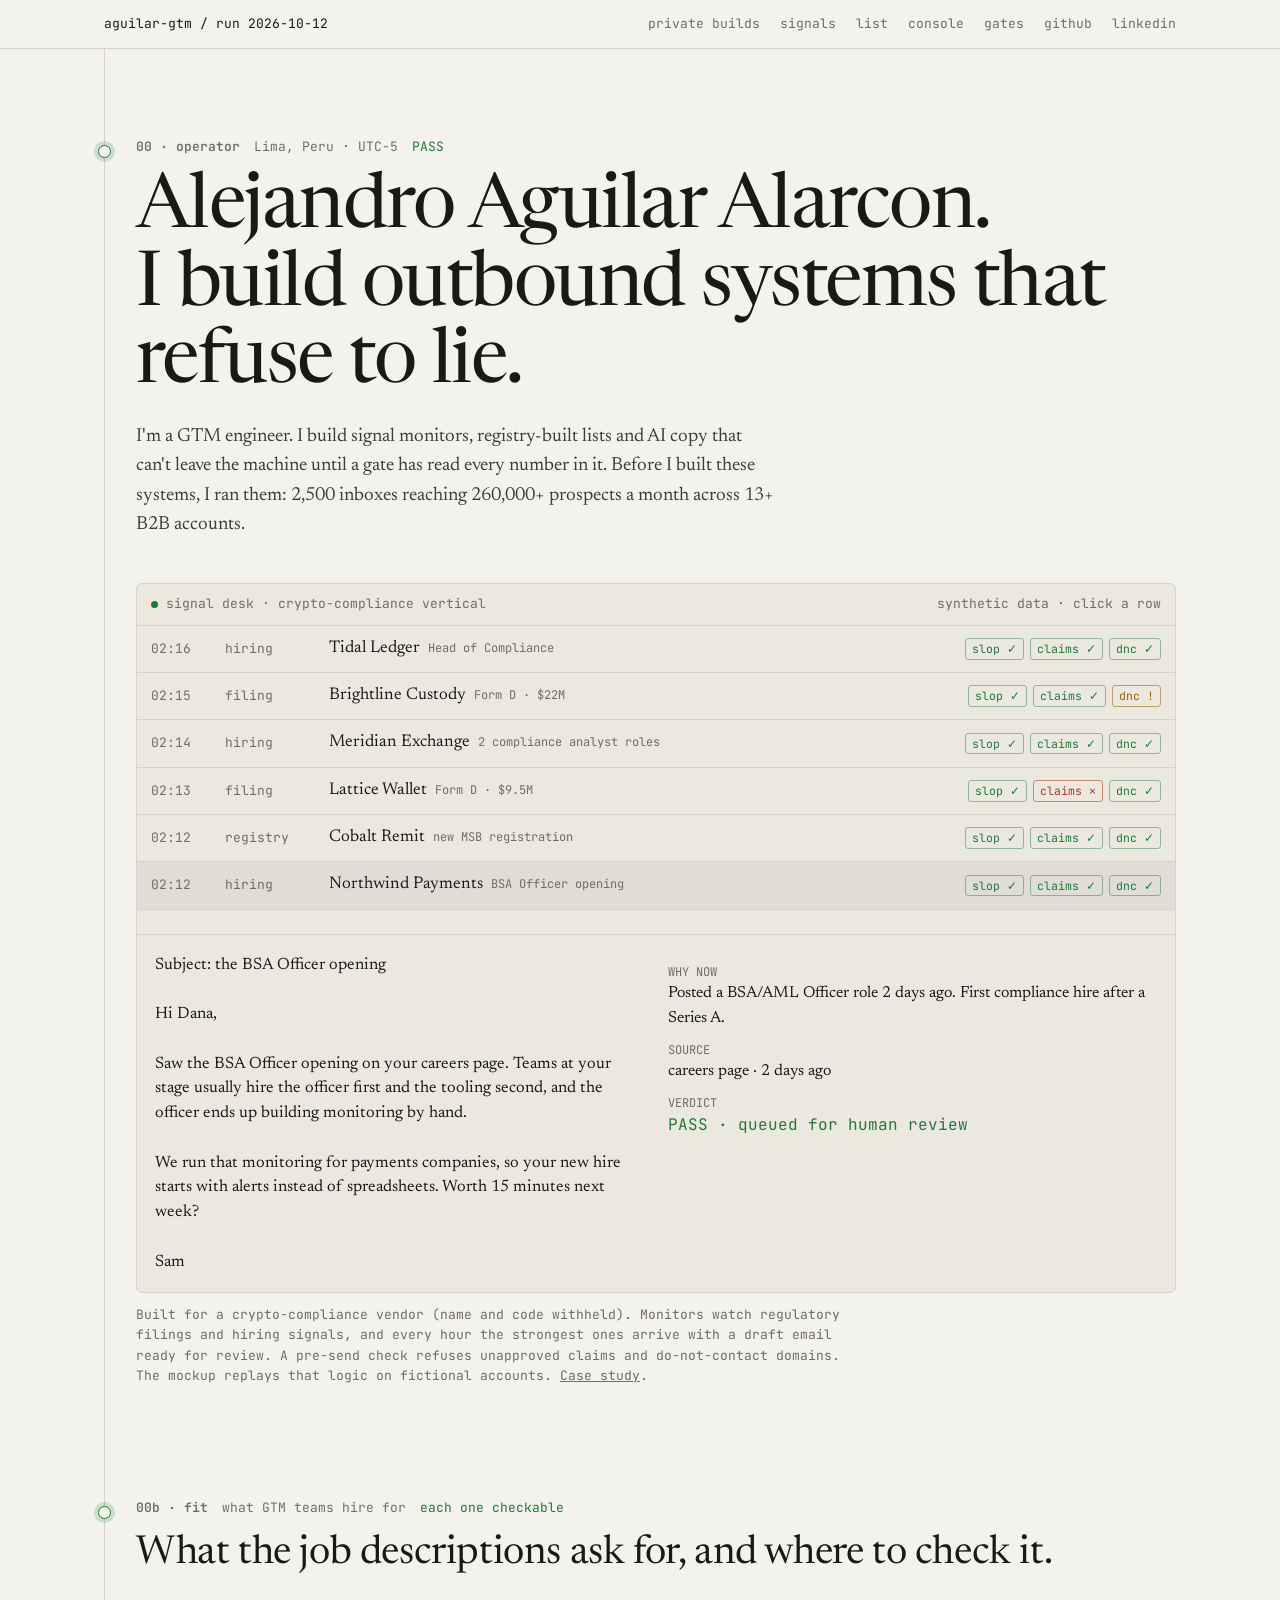
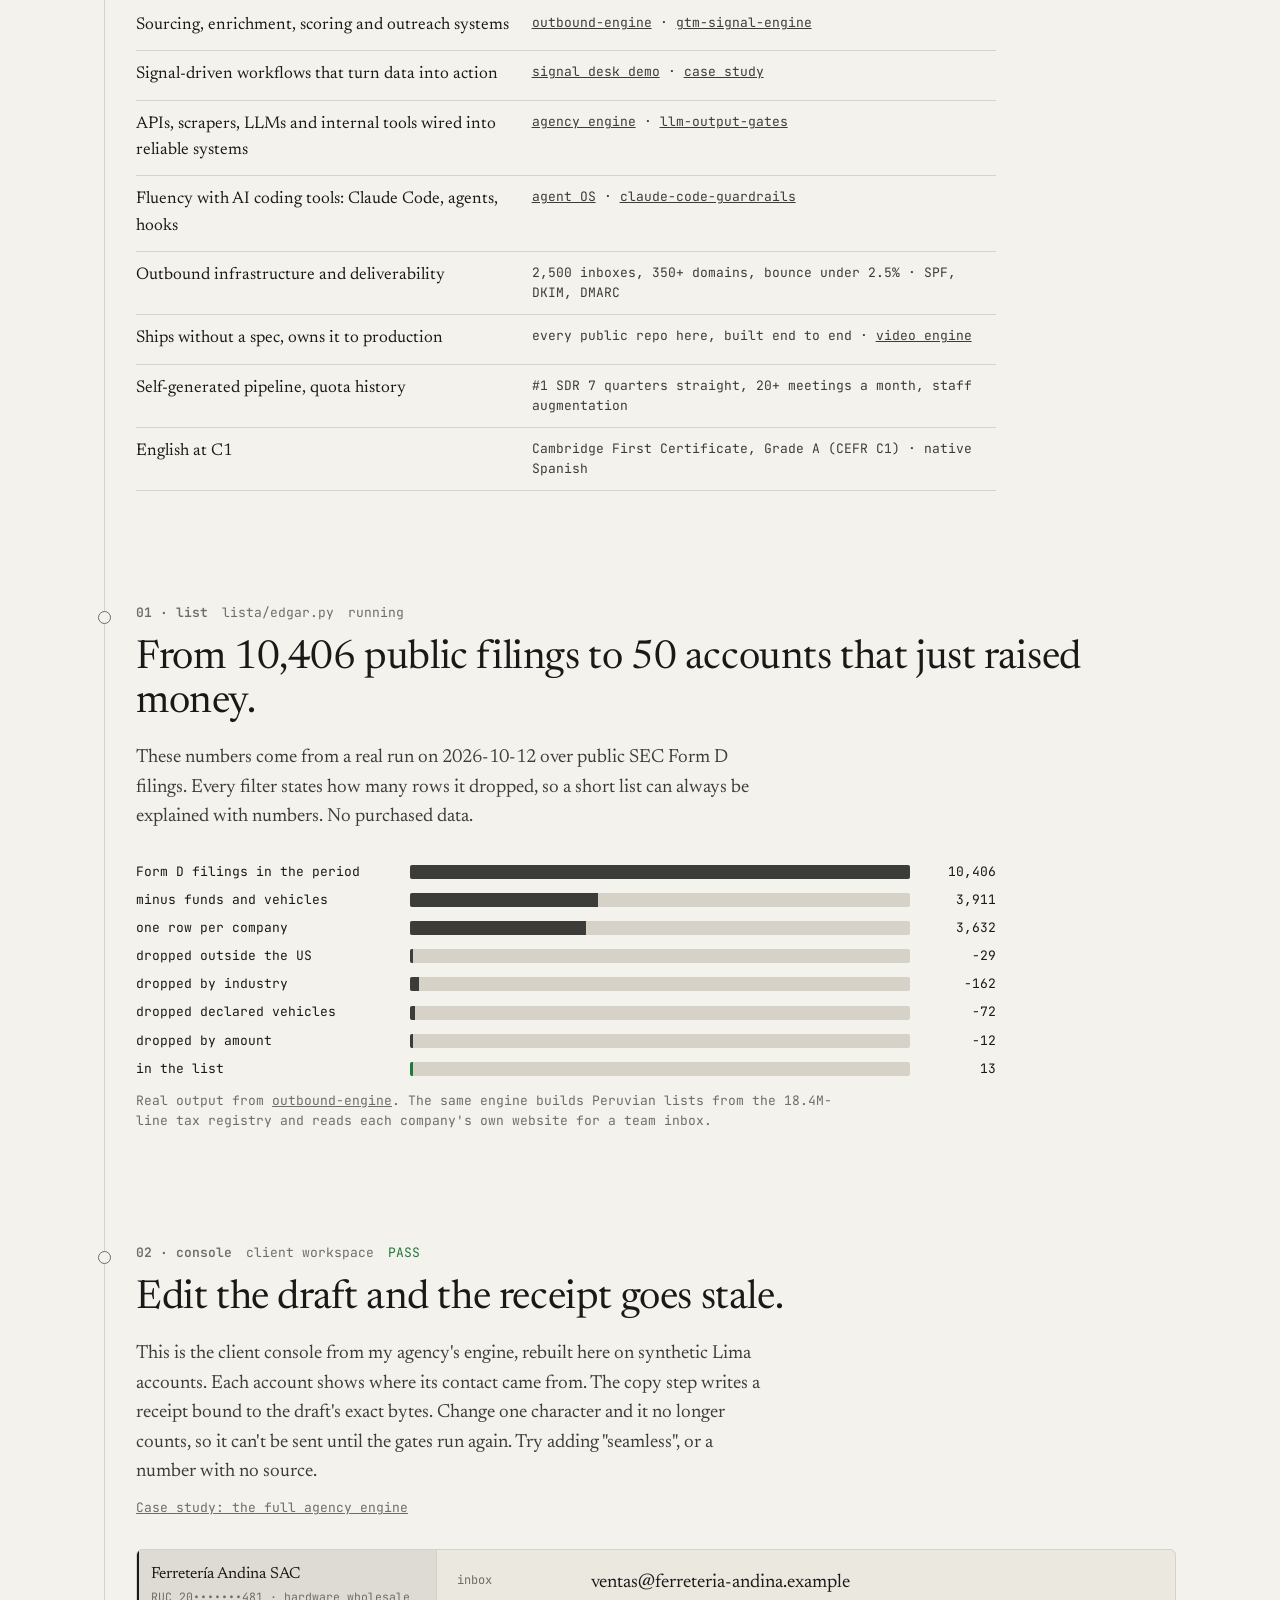
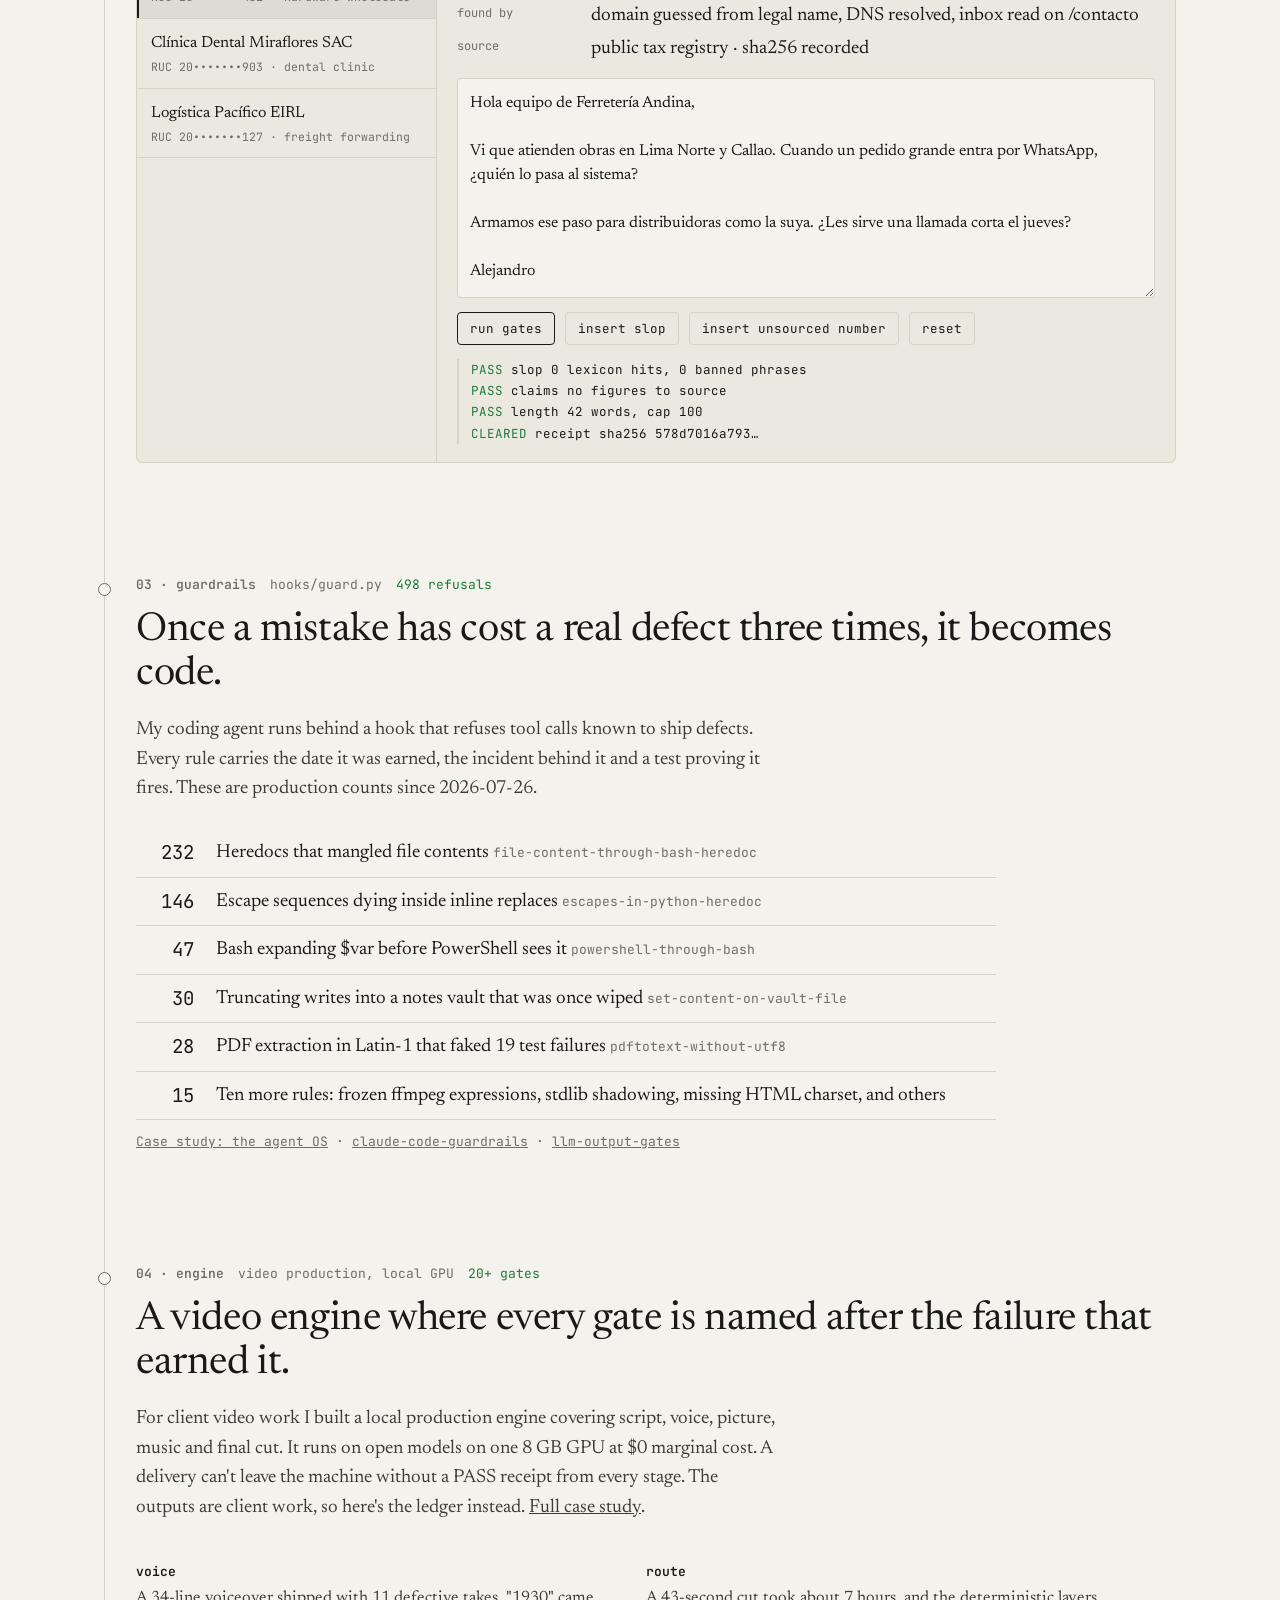
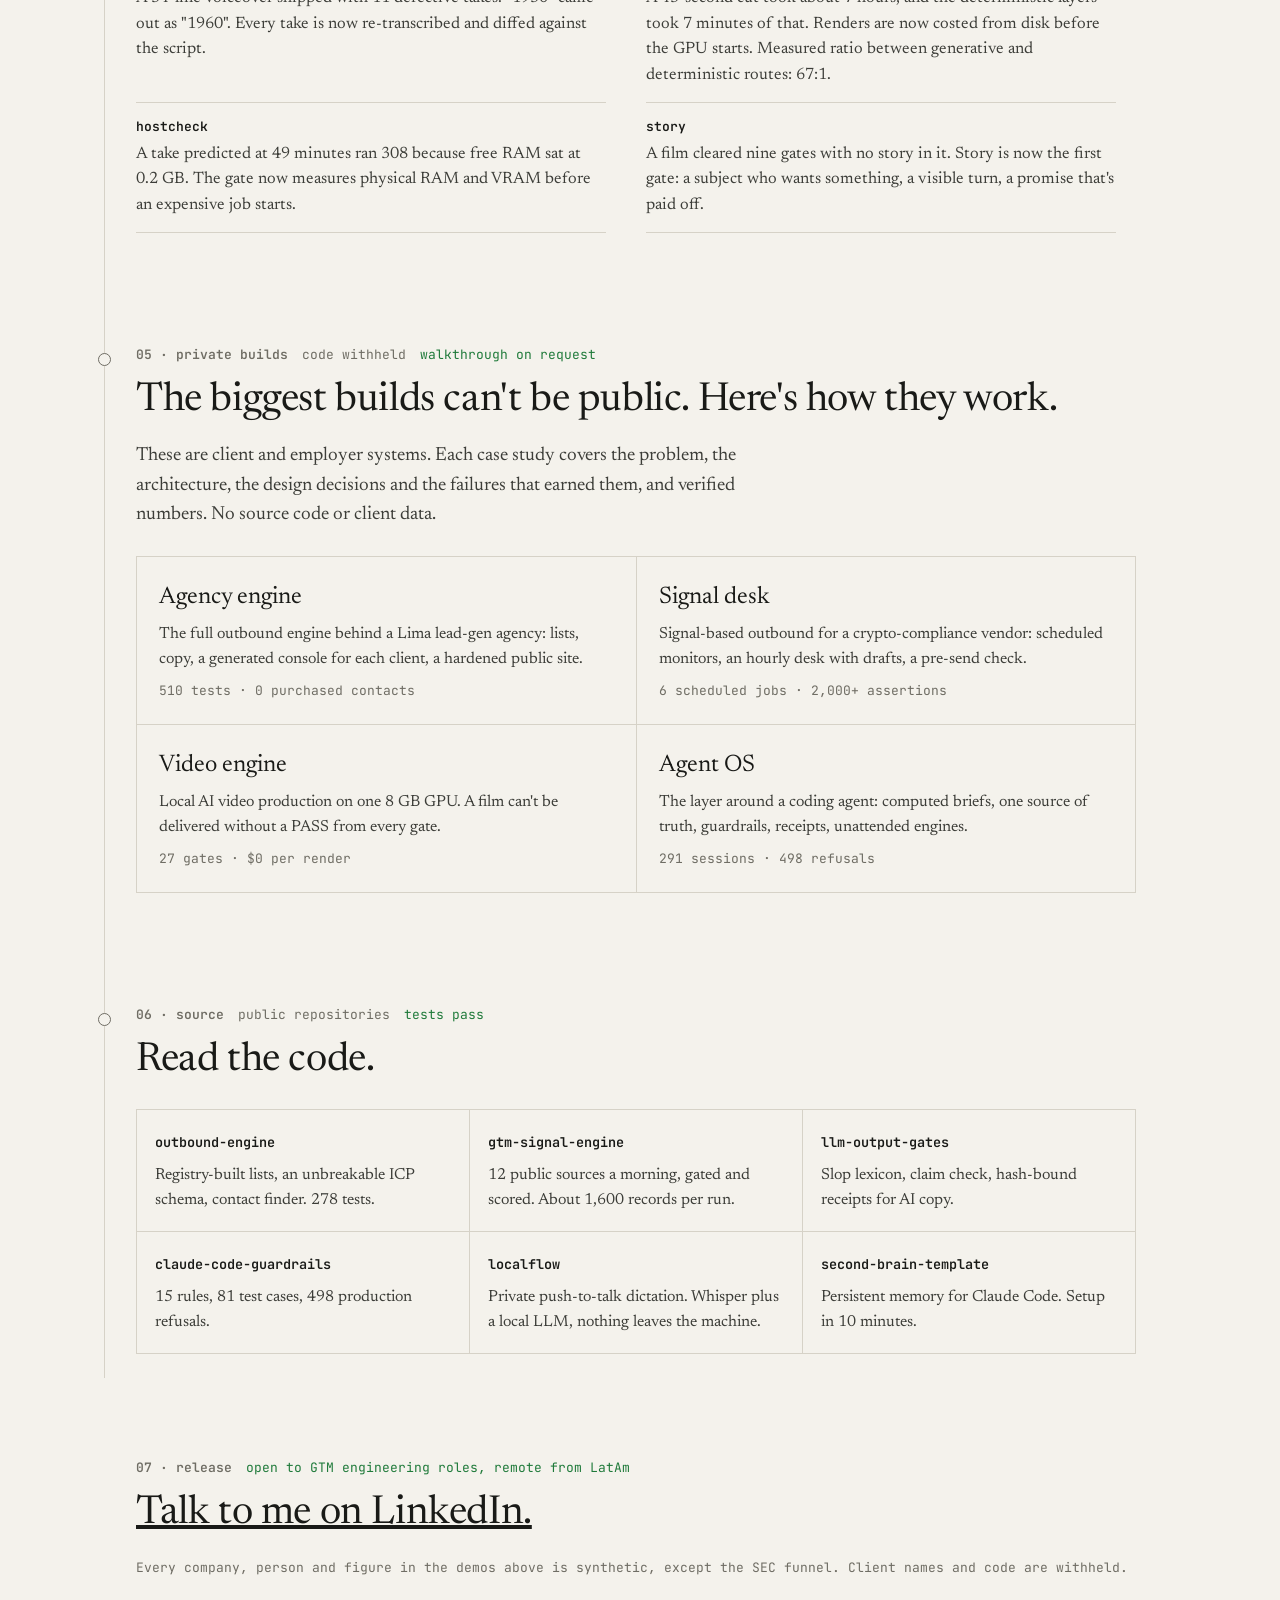
<file: index.html>
<!doctype html>
<html lang="en">
<head>
<meta charset="utf-8">
<meta name="viewport" content="width=device-width, initial-scale=1">
<title>Alejandro Aguilar Alarcon · GTM Engineer</title>
<meta name="description" content="GTM engineer. Outbound systems that refuse to lie: signal desks, registry-built lists, gated AI copy. Interactive demos on synthetic data.">
<link rel="preconnect" href="https://fonts.googleapis.com">
<link rel="preconnect" href="https://fonts.gstatic.com" crossorigin>
<link href="https://fonts.googleapis.com/css2?family=JetBrains+Mono:wght@400;600&family=Newsreader:opsz,wght@6..72,400;6..72,500&display=swap" rel="stylesheet">
<link rel="stylesheet" href="/style.css">
</head>
<body>
<header class="bar"><div class="wrap mono">
  <span>aguilar-gtm<span class="hide-s"> / run 2026-10-12</span></span>
  <nav><a class="hide-s" href="#private">private builds</a><a class="hide-s" href="#signals">signals</a><a class="hide-s" href="#list">list</a><a class="hide-s" href="#console">console</a><a class="hide-s" href="#gates">gates</a><a href="https://github.com/aguilar-gtm">github</a><a href="https://www.linkedin.com/in/alejandro-aguilar-alarcon-548096277">linkedin</a></nav>
</div></header>

<main>
<div class="spine" aria-hidden="true"></div>

<section class="stage pass" id="signals">
  <span class="node"></span>
  <div class="wrap">
    <div class="gateline mono"><b>00 · operator</b><span>Lima, Peru · UTC-5</span><span class="v-pass">PASS</span></div>
    <h1>Alejandro Aguilar Alarcon.<br>I build outbound systems that refuse to lie.</h1>
    <p class="lede">I'm a GTM engineer. I build signal monitors, registry-built lists and AI copy that can't leave the machine until a gate has read every number in it. Before I built these systems, I ran them: 2,500 inboxes reaching 260,000+ prospects a month across 13+ B2B accounts.</p>

    <div class="desk" aria-label="Signal desk demo">
      <div class="desk-head mono"><span class="live">signal desk · crypto-compliance vertical</span><span class="hide-s">synthetic data · click a row</span></div>
      <div class="rows" id="rows"></div>
      <div class="draft" id="draft"></div>
    </div>
    <p class="note mono">Built for a crypto-compliance vendor (name and code withheld). Monitors watch regulatory filings and hiring signals, and every hour the strongest ones arrive with a draft email ready for review. A pre-send check refuses unapproved claims and do-not-contact domains. The mockup replays that logic on fictional accounts. <a href="/work/signal-desk.html">Case study</a>.</p>
  </div>
</section>

<section class="stage pass" id="fit">
  <span class="node"></span>
  <div class="wrap">
    <div class="gateline mono"><b>00b · fit</b><span>what GTM teams hire for</span><span class="v-pass">each one checkable</span></div>
    <h2>What the job descriptions ask for, and where to check it.</h2>
    <table class="fit">
      <tr><td>Sourcing, enrichment, scoring and outreach systems</td><td><a href="https://github.com/aguilar-gtm/outbound-engine">outbound-engine</a> · <a href="https://github.com/aguilar-gtm/gtm-signal-engine">gtm-signal-engine</a></td></tr>
      <tr><td>Signal-driven workflows that turn data into action</td><td><a href="#signals">signal desk demo</a> · <a href="/work/signal-desk.html">case study</a></td></tr>
      <tr><td>APIs, scrapers, LLMs and internal tools wired into reliable systems</td><td><a href="/work/agency-engine.html">agency engine</a> · <a href="https://github.com/aguilar-gtm/llm-output-gates">llm-output-gates</a></td></tr>
      <tr><td>Fluency with AI coding tools: Claude Code, agents, hooks</td><td><a href="/work/agent-os.html">agent OS</a> · <a href="https://github.com/aguilar-gtm/claude-code-guardrails">claude-code-guardrails</a></td></tr>
      <tr><td>Outbound infrastructure and deliverability</td><td>2,500 inboxes, 350+ domains, bounce under 2.5% · SPF, DKIM, DMARC</td></tr>
      <tr><td>Ships without a spec, owns it to production</td><td>every public repo here, built end to end · <a href="/work/video-engine.html">video engine</a></td></tr>
      <tr><td>Self-generated pipeline, quota history</td><td>#1 SDR 7 quarters straight, 20+ meetings a month, staff augmentation</td></tr>
      <tr><td>English at C1</td><td>Cambridge First Certificate, Grade A (CEFR C1) · native Spanish</td></tr>
    </table>
  </div>
</section>

<section class="stage" id="list">
  <span class="node"></span>
  <div class="wrap">
    <div class="gateline mono"><b>01 · list</b><span>lista/edgar.py</span><span id="listv">running</span></div>
    <h2>From 10,406 public filings to 50 accounts that just raised money.</h2>
    <p class="lede">These numbers come from a real run on 2026-10-12 over public SEC Form D filings. Every filter states how many rows it dropped, so a short list can always be explained with numbers. No purchased data.</p>
    <div class="funnel mono" id="funnel"></div>
    <p class="note mono">Real output from <a href="https://github.com/aguilar-gtm/outbound-engine">outbound-engine</a>. The same engine builds Peruvian lists from the 18.4M-line tax registry and reads each company's own website for a team inbox.</p>
  </div>
</section>

<section class="stage" id="console">
  <span class="node"></span>
  <div class="wrap">
    <div class="gateline mono"><b>02 · console</b><span>client workspace</span><span id="conv" class="v-pass">PASS</span></div>
    <h2>Edit the draft and the receipt goes stale.</h2>
    <p class="lede">This is the client console from my agency's engine, rebuilt here on synthetic Lima accounts. Each account shows where its contact came from. The copy step writes a receipt bound to the draft's exact bytes. Change one character and it no longer counts, so it can't be sent until the gates run again. Try adding "seamless", or a number with no source.</p>
    <p class="note mono"><a href="/work/agency-engine.html">Case study: the full agency engine</a></p>
    <div class="console">
      <div class="acc" id="acc"></div>
      <div class="work" id="work"></div>
    </div>
  </div>
</section>

<section class="stage" id="gates">
  <span class="node"></span>
  <div class="wrap">
    <div class="gateline mono"><b>03 · guardrails</b><span>hooks/guard.py</span><span class="v-pass">498 refusals</span></div>
    <h2>Once a mistake has cost a real defect three times, it becomes code.</h2>
    <p class="lede">My coding agent runs behind a hook that refuses tool calls known to ship defects. Every rule carries the date it was earned, the incident behind it and a test proving it fires. These are production counts since 2026-07-26.</p>
    <table>
      <tr><td class="n">232</td><td>Heredocs that mangled file contents <span class="mono">file-content-through-bash-heredoc</span></td></tr>
      <tr><td class="n">146</td><td>Escape sequences dying inside inline replaces <span class="mono">escapes-in-python-heredoc</span></td></tr>
      <tr><td class="n">47</td><td>Bash expanding $var before PowerShell sees it <span class="mono">powershell-through-bash</span></td></tr>
      <tr><td class="n">30</td><td>Truncating writes into a notes vault that was once wiped <span class="mono">set-content-on-vault-file</span></td></tr>
      <tr><td class="n">28</td><td>PDF extraction in Latin-1 that faked 19 test failures <span class="mono">pdftotext-without-utf8</span></td></tr>
      <tr><td class="n">15</td><td>Ten more rules: frozen ffmpeg expressions, stdlib shadowing, missing HTML charset, and others</td></tr>
    </table>
    <p class="note mono"><a href="/work/agent-os.html">Case study: the agent OS</a> · <a href="https://github.com/aguilar-gtm/claude-code-guardrails">claude-code-guardrails</a> · <a href="https://github.com/aguilar-gtm/llm-output-gates">llm-output-gates</a></p>
  </div>
</section>

<section class="stage" id="video">
  <span class="node"></span>
  <div class="wrap">
    <div class="gateline mono"><b>04 · engine</b><span>video production, local GPU</span><span class="v-pass">20+ gates</span></div>
    <h2>A video engine where every gate is named after the failure that earned it.</h2>
    <p class="lede">For client video work I built a local production engine covering script, voice, picture, music and final cut. It runs on open models on one 8 GB GPU at $0 marginal cost. A delivery can't leave the machine without a PASS receipt from every stage. The outputs are client work, so here's the ledger instead. <a href="/work/video-engine.html">Full case study</a>.</p>
    <div class="ledger">
      <div><b>voice</b><p>A 34-line voiceover shipped with 11 defective takes. "1930" came out as "1960". Every take is now re-transcribed and diffed against the script.</p></div>
      <div><b>route</b><p>A 43-second cut took about 7 hours, and the deterministic layers took 7 minutes of that. Renders are now costed from disk before the GPU starts. Measured ratio between generative and deterministic routes: 67:1.</p></div>
      <div><b>hostcheck</b><p>A take predicted at 49 minutes ran 308 because free RAM sat at 0.2 GB. The gate now measures physical RAM and VRAM before an expensive job starts.</p></div>
      <div><b>story</b><p>A film cleared nine gates with no story in it. Story is now the first gate: a subject who wants something, a visible turn, a promise that's paid off.</p></div>
    </div>
  </div>
</section>

<section class="stage" id="private">
  <span class="node"></span>
  <div class="wrap">
    <div class="gateline mono"><b>05 · private builds</b><span>code withheld</span><span class="v-pass">walkthrough on request</span></div>
    <h2>The biggest builds can't be public. Here's how they work.</h2>
    <p class="lede">These are client and employer systems. Each case study covers the problem, the architecture, the design decisions and the failures that earned them, and verified numbers. No source code or client data.</p>
    <div class="cases">
      <a href="/work/agency-engine.html"><b>Agency engine</b><p>The full outbound engine behind a Lima lead-gen agency: lists, copy, a generated console for each client, a hardened public site.</p><span class="mono">510 tests · 0 purchased contacts</span></a>
      <a href="/work/signal-desk.html"><b>Signal desk</b><p>Signal-based outbound for a crypto-compliance vendor: scheduled monitors, an hourly desk with drafts, a pre-send check.</p><span class="mono">6 scheduled jobs · 2,000+ assertions</span></a>
      <a href="/work/video-engine.html"><b>Video engine</b><p>Local AI video production on one 8 GB GPU. A film can't be delivered without a PASS from every gate.</p><span class="mono">27 gates · $0 per render</span></a>
      <a href="/work/agent-os.html"><b>Agent OS</b><p>The layer around a coding agent: computed briefs, one source of truth, guardrails, receipts, unattended engines.</p><span class="mono">291 sessions · 498 refusals</span></a>
    </div>
  </div>
</section>

<section class="stage" id="repos">
  <span class="node"></span>
  <div class="wrap">
    <div class="gateline mono"><b>06 · source</b><span>public repositories</span><span class="v-pass">tests pass</span></div>
    <h2>Read the code.</h2>
    <div class="repos">
      <a href="https://github.com/aguilar-gtm/outbound-engine"><b>outbound-engine</b><p>Registry-built lists, an unbreakable ICP schema, contact finder. 278 tests.</p></a>
      <a href="https://github.com/aguilar-gtm/gtm-signal-engine"><b>gtm-signal-engine</b><p>12 public sources a morning, gated and scored. About 1,600 records per run.</p></a>
      <a href="https://github.com/aguilar-gtm/llm-output-gates"><b>llm-output-gates</b><p>Slop lexicon, claim check, hash-bound receipts for AI copy.</p></a>
      <a href="https://github.com/aguilar-gtm/claude-code-guardrails"><b>claude-code-guardrails</b><p>15 rules, 81 test cases, 498 production refusals.</p></a>
      <a href="https://github.com/aguilar-gtm/localflow"><b>localflow</b><p>Private push-to-talk dictation. Whisper plus a local LLM, nothing leaves the machine.</p></a>
      <a href="https://github.com/aguilar-gtm/second-brain-template"><b>second-brain-template</b><p>Persistent memory for Claude Code. Setup in 10 minutes.</p></a>
    </div>
  </div>
</section>
</main>

<footer><div class="wrap">
  <div class="gateline mono"><b>07 · release</b><span class="v-pass">open to GTM engineering roles, remote from LatAm</span></div>
  <h2><a href="https://www.linkedin.com/in/alejandro-aguilar-alarcon-548096277">Talk to me on LinkedIn.</a></h2>
  <span class="withheld mono">Every company, person and figure in the demos above is synthetic, except the SEC funnel. Client names and code are withheld.</span>
</div></footer>

<script>
/* ---------- synthetic data ---------- */
const SIGNALS = [
  {src:"hiring", co:"Northwind Payments", tag:"BSA Officer opening", why:"Posted a BSA/AML Officer role 2 days ago. First compliance hire after a Series A.", source:"careers page · 2 days ago", draft:"Subject: the BSA Officer opening\n\nHi Dana,\n\nSaw the BSA Officer opening on your careers page. Teams at your stage usually hire the officer first and the tooling second, and the officer ends up building monitoring by hand.\n\nWe run that monitoring for payments companies, so your new hire starts with alerts instead of spreadsheets. Worth 15 minutes next week?\n\nSam", gates:["p","p","p"]},
  {src:"registry", co:"Cobalt Remit", tag:"new MSB registration", why:"Appeared in the federal money-services registry this week, licensed in 4 states.", source:"public MSB registry · this week", draft:"Subject: your MSB registration\n\nHi Marcus,\n\nCongrats on the MSB registration that posted this week. The first exam usually asks for transaction monitoring evidence before the program feels finished.\n\nWe can show you what examiners asked our other remittance clients for. Open to a short call?\n\nSam", gates:["p","p","p"]},
  {src:"filing", co:"Lattice Wallet", tag:"Form D · $9.5M", why:"Filed a Form D for $9,500,000. Officers named in the filing.", source:"SEC EDGAR Form D", draft:"Subject: after the raise\n\nHi Priya,\n\nWe've helped teams like yours cut false positives by 63% in the first quarter.\n\nWorth a look?\n\nSam", gates:["p","f","p"], fail:"claims: 63% appears with no cited source"},
  {src:"hiring", co:"Meridian Exchange", tag:"2 compliance analyst roles", why:"Two analyst roles opened at once. A queue is backing up.", source:"ATS board · today", draft:"Subject: two analyst openings\n\nHi Leo,\n\nTwo analyst roles opening on the same day usually means the alert queue grew faster than the team. Hiring fixes the backlog in about a quarter. Tuning the rules fixes it this month.\n\nWant the checklist we use?\n\nSam", gates:["p","p","p"]},
  {src:"filing", co:"Brightline Custody", tag:"Form D · $22M", why:"Raised $22,000,000. The contact's domain is on the do-not-contact list.", source:"SEC EDGAR Form D", draft:"Subject: custody compliance\n\nHi team,\n\nSaw the raise. Congrats.\n\nSam", gates:["p","p","b"], fail:"dnc: domain is on the do-not-contact list"},
  {src:"hiring", co:"Tidal Ledger", tag:"Head of Compliance", why:"Replacing a Head of Compliance. A new leader re-evaluates vendors in their first 90 days.", source:"careers page · 5 days ago", draft:"Subject: the new Head of Compliance\n\nHi Ana,\n\nA new Head of Compliance usually reviews every vendor in the first 90 days. If monitoring is on that list, we'd like to be the benchmark you compare against.\n\nCan I send a one-page comparison?\n\nSam", gates:["p","p","p"]},
  {src:"registry", co:"Quill Pay", tag:"state license added", why:"Added a money transmitter license in a new state.", source:"state licensing registry", draft:"Subject: leveraging synergies\n\nHi Omar,\n\nI wanted to delve into how Quill Pay can seamlessly elevate its compliance journey.\n\nSam", gates:["f","p","p"], fail:"slop: delve 9.4x, seamless, elevate"},
];
const GATES=["slop","claims","dnc"];

/* ---------- signal desk ---------- */
const rowsEl=document.getElementById("rows"), draftEl=document.getElementById("draft");
let tick=0, selected=null;
const T0=Date.now()-6*47000;
function stamp(){const d=new Date(Math.min(Date.now(),T0+tick*47000));return d.toTimeString().slice(0,5)}
function chipHTML(s){return s.gates.map((g,i)=>`<span class="chip ${g}">${GATES[i]} ${g==="p"?"✓":g==="f"?"✕":"!"}</span>`).join("")}
function addRow(){
  const s=SIGNALS[tick%SIGNALS.length]; tick++;
  const r=document.createElement("div"); r.className="row"; r.tabIndex=0;
  r.innerHTML=`<span class="mono" style="color:var(--dim)">${stamp()}</span><span class="mono src" style="color:var(--dim)">${s.src}</span><span class="co">${s.co}<small>${s.tag}</small></span><span class="chips">${chipHTML(s)}</span>`;
  const open=()=>{document.querySelectorAll(".row.sel").forEach(x=>x.classList.remove("sel"));r.classList.add("sel");show(s)};
  r.addEventListener("click",open); r.addEventListener("keydown",e=>{if(e.key==="Enter")open()});
  rowsEl.prepend(r);
  while(rowsEl.children.length>9) rowsEl.lastChild.remove();
}
function show(s){
  selected=s;
  const ok=s.gates.every(g=>g==="p");
  draftEl.innerHTML=`<pre>${s.draft.replace(/[&<]/g,c=>c==="&"?"&amp;":"&lt;")}</pre>
  <dl class="why"><dt>WHY NOW</dt><dd>${s.why}</dd><dt>SOURCE</dt><dd>${s.source}</dd>
  <dt>VERDICT</dt><dd class="mono ${ok?"v-pass":s.gates.includes("f")?"v-fail":"v-block"}">${ok?"PASS · queued for human review":"REFUSED · "+s.fail}</dd></dl>`;
}
for(let i=0;i<6;i++) addRow();
show(SIGNALS[0]); rowsEl.querySelector(".row:last-child")?.classList.add("sel");
const reduce=matchMedia("(prefers-reduced-motion: reduce)").matches;
if(!reduce) setInterval(addRow,3200);

/* ---------- funnel (real run, 2026-10-12) ---------- */
const F=[["Form D filings in the period",10406],["minus funds and vehicles",3912],["one row per company",3662],["dropped outside the US",-30],["dropped by industry",-182],["dropped declared vehicles",-95],["dropped by amount",-22],["in the list",50]];
const fEl=document.getElementById("funnel");
fEl.innerHTML=F.map((f,i)=>`<div class="f-row ${i===F.length-1?"last":""}"><span>${f[0]}</span><span class="f-bar"><i data-w="${Math.max(.6,Math.abs(f[1])/10406*100)}"></i></span><span class="n" data-n="${f[1]}">0</span></div>`).join("");
function runFunnel(){
  fEl.querySelectorAll("i").forEach((b,i)=>setTimeout(()=>b.style.width=b.dataset.w+"%",i*140));
  fEl.querySelectorAll(".n").forEach((n,i)=>{const t=+n.dataset.n,t0=performance.now()+i*140;
    (function step(now){const k=Math.min(1,Math.max(0,(now-t0)/1000));n.textContent=Math.round(t*(1-Math.pow(1-k,3))).toLocaleString("en-US");if(k<1)requestAnimationFrame(step)})(performance.now())});
  const v=document.getElementById("listv"); setTimeout(()=>{v.textContent="PASS · 11 pass, 0 fail";v.className="v-pass";document.getElementById("list").classList.add("pass")},F.length*140+900);
}
new IntersectionObserver((e,o)=>{if(e[0].isIntersecting){runFunnel();o.disconnect()}},{threshold:.35}).observe(fEl);

/* ---------- console ---------- */
const ACC=[
  {co:"Ferretería Andina SAC",id:"RUC 20•••••••481",ind:"hardware wholesale",inbox:"ventas@ferreteria-andina.example",how:"domain guessed from legal name, DNS resolved, inbox read on /contacto",draft:"Hola equipo de Ferretería Andina,\n\nVi que atienden obras en Lima Norte y Callao. Cuando un pedido grande entra por WhatsApp, ¿quién lo pasa al sistema?\n\nArmamos ese paso para distribuidoras como la suya. ¿Les sirve una llamada corta el jueves?\n\nAlejandro"},
  {co:"Clínica Dental Miraflores SAC",id:"RUC 20•••••••903",ind:"dental clinic",inbox:"citas@dental-miraflores.example",how:"site found in the public directory, inbox read on the home page footer",draft:"Hola equipo de la clínica,\n\nVi que agendan por WhatsApp y por teléfono. En clínicas de su tamaño, las citas que no se confirman el día anterior suelen ser las que se pierden.\n\n¿Les muestro cómo otras clínicas confirman automáticamente?\n\nAlejandro"},
  {co:"Logística Pacífico EIRL",id:"RUC 20•••••••127",ind:"freight forwarding",inbox:"comercial@logistica-pacifico.example",how:"domain guessed (.com.pe), inbox read on /nosotros",draft:"Hola equipo comercial,\n\nVi que cotizan carga a Chile y Ecuador desde su web. ¿Cuántas cotizaciones llegan por correo y se responden al día siguiente?\n\nTenemos un flujo que responde en minutos con su propia tarifa. ¿Conversamos?\n\nAlejandro"},
];
const SLOP=[["delve",9.4],["seamless",0],["seamlessly",0],["elevate",0],["leverage",0],["robust",0],["cutting-edge",0],["underscores",13.4],["synergy",0],["synergies",0],["journey",0],["unlock",0],["game-changer",0],["revolucionar",0],["sinergia",0]];
const accEl=document.getElementById("acc"), workEl=document.getElementById("work"), conv=document.getElementById("conv");
let cur=0, receipt=null;
async function sha(t){const b=await crypto.subtle.digest("SHA-256",new TextEncoder().encode(t));return [...new Uint8Array(b)].map(x=>x.toString(16).padStart(2,"0")).join("")}
function runGates(t){
  const out=[], low=t.toLowerCase();
  const hits=SLOP.filter(([w])=>new RegExp("\\b"+w+"\\b").test(low));
  out.push(hits.length?["f","slop",hits.map(([w,r])=>r?`"${w}" ${r}x post-LLM`:`"${w}" banned phrase`).join(", ")]:["p","slop","0 lexicon hits, 0 banned phrases"]);
  const figs=t.match(/(?:S\/\s?|US\$|\$)?\d[\d.,]*%|(?:S\/\s?|US\$|\$)\d[\d.,]*|\b\d{3,}(?:[.,]\d{3})*\b/g)||[];
  out.push(figs.length?["f","claims",figs.map(f=>`${f} has no cited source`).join(", ")]:["p","claims","no figures to source"]);
  const words=t.trim().split(/\s+/).length;
  out.push(words<=100?["p","length",`${words} words, cap 100`]:["f","length",`${words} words, cap 100`]);
  return out;
}
function paintVerdict(v,stale){
  const el=document.getElementById("verdict");
  if(stale){el.innerHTML=`<span class="v-block">BLOCKED · receipt is stale: the draft changed after it passed. Re-run the gates.</span>`;conv.textContent="BLOCKED";conv.className="v-block";return}
  const ok=v.every(x=>x[0]==="p");
  el.innerHTML=v.map(([s,g,d])=>`<span class="${s==="p"?"v-pass":"v-fail"}">${s==="p"?"PASS":"FAIL"}</span> ${g.padEnd(7," ")} ${d}`).join("<br>")+`<br>${ok?'<span class="v-pass">CLEARED</span> receipt sha256 '+receipt.slice(0,12)+"…":'<span class="v-fail">REFUSED</span> fix the draft, then re-run'}`;
  conv.textContent=ok?"PASS":"FAIL"; conv.className=ok?"v-pass":"v-fail";
}
async function gate(){const t=document.getElementById("ta").value;const v=runGates(t);receipt=v.every(x=>x[0]==="p")?await sha(t):null;paintVerdict(v,false);document.getElementById("ta").dataset.h=receipt||""}
function render(){
  accEl.innerHTML=ACC.map((a,i)=>`<button class="${i===cur?"on":""}" data-i="${i}">${a.co}<small>${a.id} · ${a.ind}</small></button>`).join("");
  accEl.querySelectorAll("button").forEach(b=>b.onclick=()=>{cur=+b.dataset.i;render()});
  const a=ACC[cur];
  workEl.innerHTML=`<div class="kv"><span>inbox</span><span>${a.inbox}</span><span>found by</span><span>${a.how}</span><span>source</span><span>public tax registry · sha256 recorded</span></div>
  <textarea id="ta" spellcheck="false" aria-label="Draft email">${a.draft}</textarea>
  <div class="btns"><button class="btn primary" id="rerun">run gates</button><button class="btn" id="slopit">insert slop</button><button class="btn" id="numit">insert unsourced number</button><button class="btn" id="reset">reset</button></div>
  <div class="verdict" id="verdict"></div>`;
  const ta=document.getElementById("ta");
  ta.addEventListener("input",async()=>{if(receipt&&(await sha(ta.value))!==receipt)paintVerdict(null,true)});
  document.getElementById("rerun").onclick=gate;
  document.getElementById("slopit").onclick=()=>{ta.value=ta.value.replace(/\n\n/,"\n\nQueremos revolucionar su operación de forma seamless.\n\n");ta.dispatchEvent(new Event("input"))};
  document.getElementById("numit").onclick=()=>{ta.value=ta.value.replace(/\n\n/,"\n\nNuestros clientes venden 38% más.\n\n");ta.dispatchEvent(new Event("input"))};
  document.getElementById("reset").onclick=()=>{ta.value=a.draft;gate()};
  gate();
}
render();
</script>
</body>
</html>
</file>
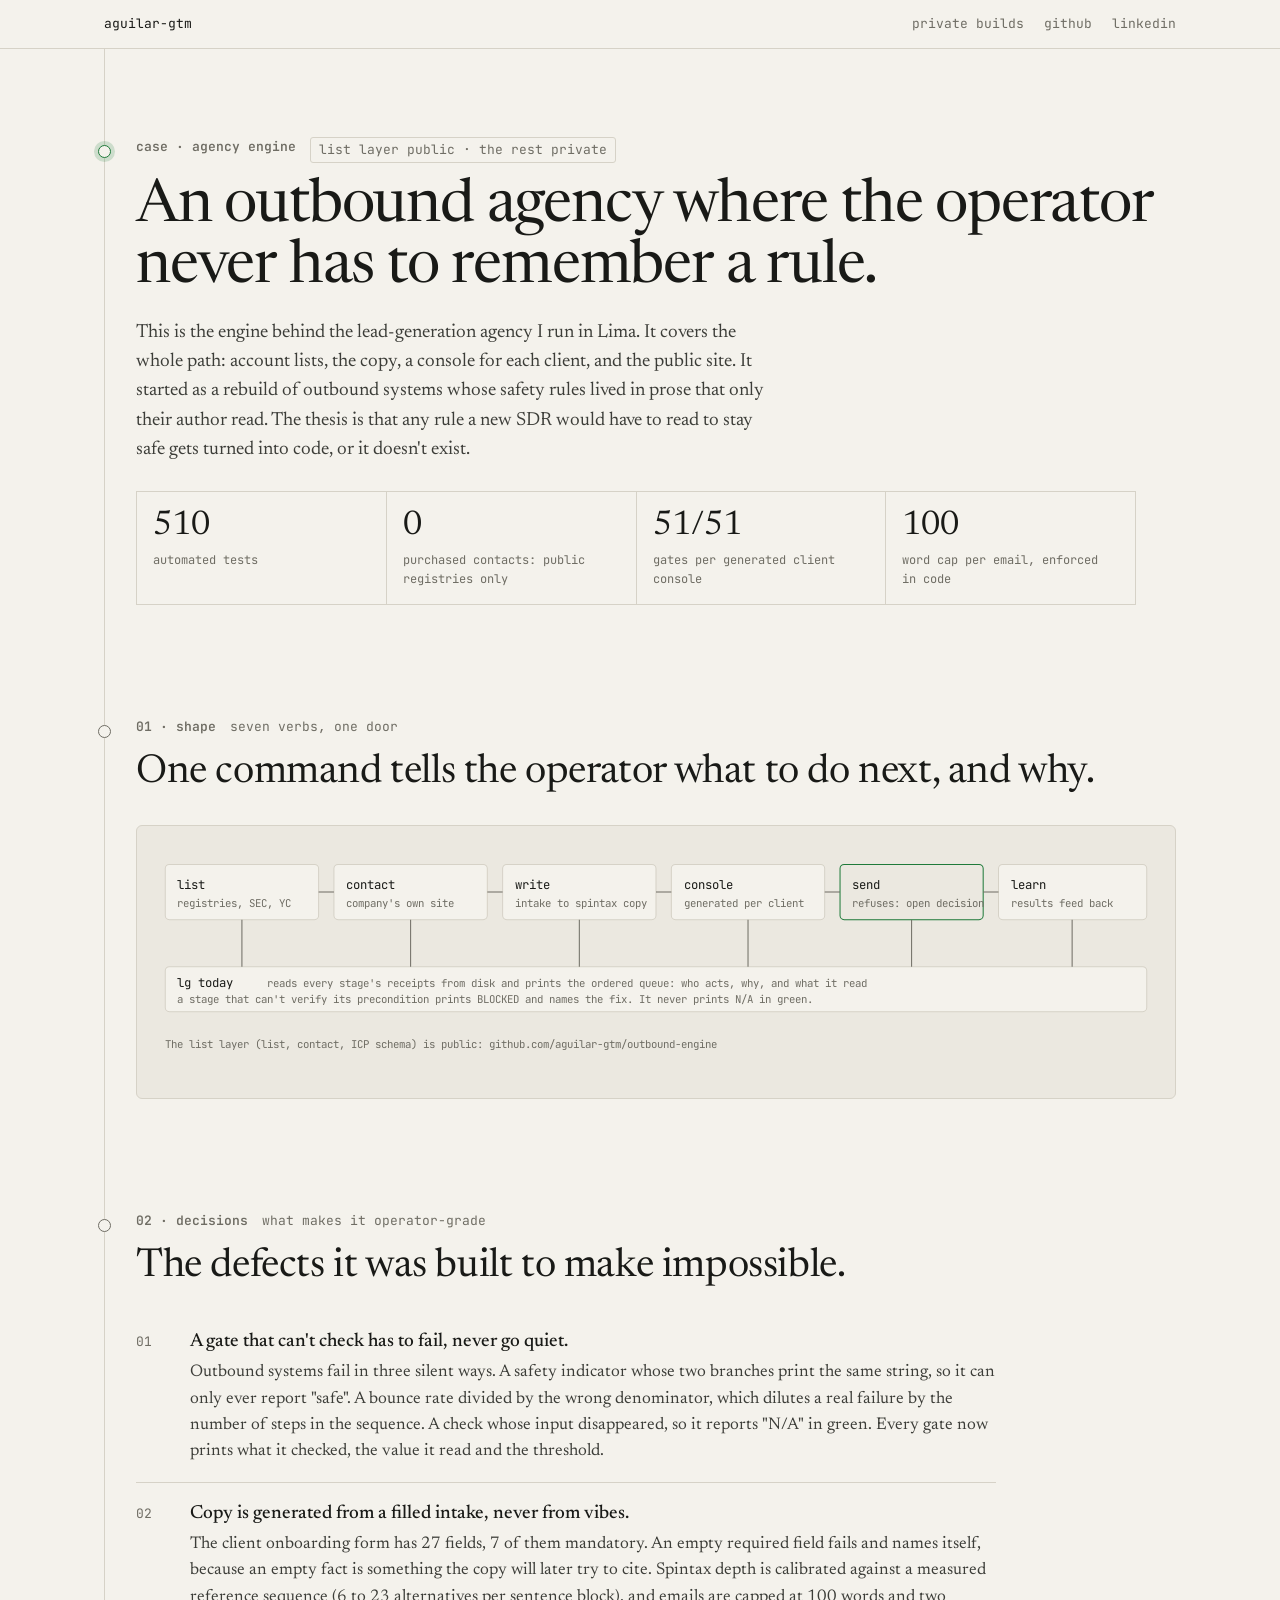
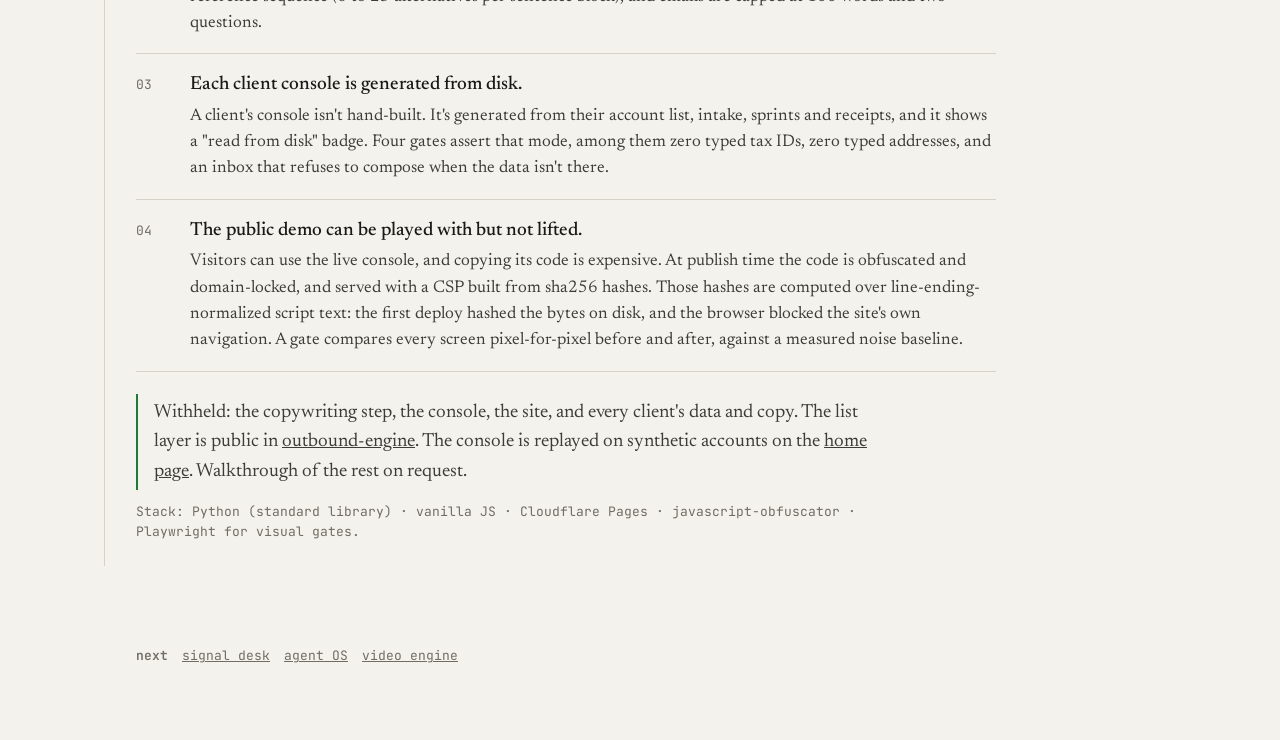
<file: work/agency-engine.html>
<!doctype html>
<html lang="en">
<head>
<meta charset="utf-8">
<meta name="viewport" content="width=device-width, initial-scale=1">
<title>Agency engine · Alejandro Aguilar Alarcon</title>
<meta name="description" content="The outbound engine behind a Lima lead-generation agency: lists, copy, client console, site. Case study; partial source public.">
<link rel="preconnect" href="https://fonts.googleapis.com"><link rel="preconnect" href="https://fonts.gstatic.com" crossorigin>
<link href="https://fonts.googleapis.com/css2?family=JetBrains+Mono:wght@400;600&family=Newsreader:opsz,wght@6..72,400;6..72,500&display=swap" rel="stylesheet">
<link rel="stylesheet" href="/style.css">
</head>
<body>
<header class="bar"><div class="wrap mono"><a href="/" style="text-decoration:none">aguilar-gtm</a><nav><a class="hide-s" href="/#private">private builds</a><a href="https://github.com/aguilar-gtm">github</a><a href="https://www.linkedin.com/in/alejandro-aguilar-alarcon-548096277">linkedin</a></nav></div></header>
<main class="case"><div class="spine" aria-hidden="true"></div>

<section class="stage pass"><span class="node"></span><div class="wrap">
  <div class="gateline mono"><b>case · agency engine</b><span class="badge">list layer public · the rest private</span></div>
  <h1>An outbound agency where the operator never has to remember a rule.</h1>
  <p class="lede">This is the engine behind the lead-generation agency I run in Lima. It covers the whole path: account lists, the copy, a console for each client, and the public site. It started as a rebuild of outbound systems whose safety rules lived in prose that only their author read. The thesis is that any rule a new SDR would have to read to stay safe gets turned into code, or it doesn't exist.</p>
  <div class="nums">
    <div><b>510</b><span>automated tests</span></div>
    <div><b>0</b><span>purchased contacts: public registries only</span></div>
    <div><b>51/51</b><span>gates per generated client console</span></div>
    <div><b>100</b><span>word cap per email, enforced in code</span></div>
  </div>
</div></section>

<section class="stage"><span class="node"></span><div class="wrap">
  <div class="gateline mono"><b>01 · shape</b><span>seven verbs, one door</span></div>
  <h2>One command tells the operator what to do next, and why.</h2>
  <figure class="fig">
    <svg viewBox="0 0 980 230" role="img" aria-label="Agency engine pipeline">
      <rect class="box" x="10" y="20" width="150" height="54" rx="4"/><text class="t" x="22" y="44">list</text><text class="d" x="22" y="62">registries, SEC, YC</text>
      <rect class="box" x="175" y="20" width="150" height="54" rx="4"/><text class="t" x="187" y="44">contact</text><text class="d" x="187" y="62">company's own site</text>
      <rect class="box" x="340" y="20" width="150" height="54" rx="4"/><text class="t" x="352" y="44">write</text><text class="d" x="352" y="62">intake to spintax copy</text>
      <rect class="box" x="505" y="20" width="150" height="54" rx="4"/><text class="t" x="517" y="44">console</text><text class="d" x="517" y="62">generated per client</text>
      <rect class="gate" x="670" y="20" width="140" height="54" rx="4"/><text class="t" x="682" y="44">send</text><text class="d" x="682" y="62">refuses: open decision</text>
      <rect class="box" x="825" y="20" width="145" height="54" rx="4"/><text class="t" x="837" y="44">learn</text><text class="d" x="837" y="62">results feed back</text>
      <path class="ln" d="M160 47 H175 M325 47 H340 M490 47 H505 M655 47 H670 M810 47 H825"/>
      <rect class="box" x="10" y="120" width="960" height="44" rx="4"/>
      <text class="t" x="22" y="140">lg today</text><text class="d" x="110" y="140">reads every stage's receipts from disk and prints the ordered queue: who acts, why, and what it read</text>
      <text class="d" x="22" y="156">a stage that can't verify its precondition prints BLOCKED and names the fix. It never prints N/A in green.</text>
      <path class="ln" d="M85 74 V120 M250 74 V120 M415 74 V120 M580 74 V120 M740 74 V120 M897 74 V120"/>
      <text class="d" x="10" y="200">The list layer (list, contact, ICP schema) is public: github.com/aguilar-gtm/outbound-engine</text>
    </svg>
  </figure>
</div></section>

<section class="stage"><span class="node"></span><div class="wrap">
  <div class="gateline mono"><b>02 · decisions</b><span>what makes it operator-grade</span></div>
  <h2>The defects it was built to make impossible.</h2>
  <ol class="mech">
    <li><div><b>A gate that can't check has to fail, never go quiet.</b><p>Outbound systems fail in three silent ways. A safety indicator whose two branches print the same string, so it can only ever report "safe". A bounce rate divided by the wrong denominator, which dilutes a real failure by the number of steps in the sequence. A check whose input disappeared, so it reports "N/A" in green. Every gate now prints what it checked, the value it read and the threshold.</p></div></li>
    <li><div><b>Copy is generated from a filled intake, never from vibes.</b><p>The client onboarding form has 27 fields, 7 of them mandatory. An empty required field fails and names itself, because an empty fact is something the copy will later try to cite. Spintax depth is calibrated against a measured reference sequence (6 to 23 alternatives per sentence block), and emails are capped at 100 words and two questions.</p></div></li>
    <li><div><b>Each client console is generated from disk.</b><p>A client's console isn't hand-built. It's generated from their account list, intake, sprints and receipts, and it shows a "read from disk" badge. Four gates assert that mode, among them zero typed tax IDs, zero typed addresses, and an inbox that refuses to compose when the data isn't there.</p></div></li>
    <li><div><b>The public demo can be played with but not lifted.</b><p>Visitors can use the live console, and copying its code is expensive. At publish time the code is obfuscated and domain-locked, and served with a CSP built from sha256 hashes. Those hashes are computed over line-ending-normalized script text: the first deploy hashed the bytes on disk, and the browser blocked the site's own navigation. A gate compares every screen pixel-for-pixel before and after, against a measured noise baseline.</p></div></li>
  </ol>
  <p class="ask">Withheld: the copywriting step, the console, the site, and every client's data and copy. The list layer is public in <a href="https://github.com/aguilar-gtm/outbound-engine">outbound-engine</a>. The console is replayed on synthetic accounts on the <a href="/#console">home page</a>. Walkthrough of the rest on request.</p>
  <p class="note mono">Stack: Python (standard library) · vanilla JS · Cloudflare Pages · javascript-obfuscator · Playwright for visual gates.</p>
</div></section>
</main>
<footer><div class="wrap"><div class="gateline mono"><b>next</b><a href="/work/signal-desk.html">signal desk</a><a href="/work/agent-os.html">agent OS</a><a href="/work/video-engine.html">video engine</a></div></div></footer>
</body>
</html>
</file>
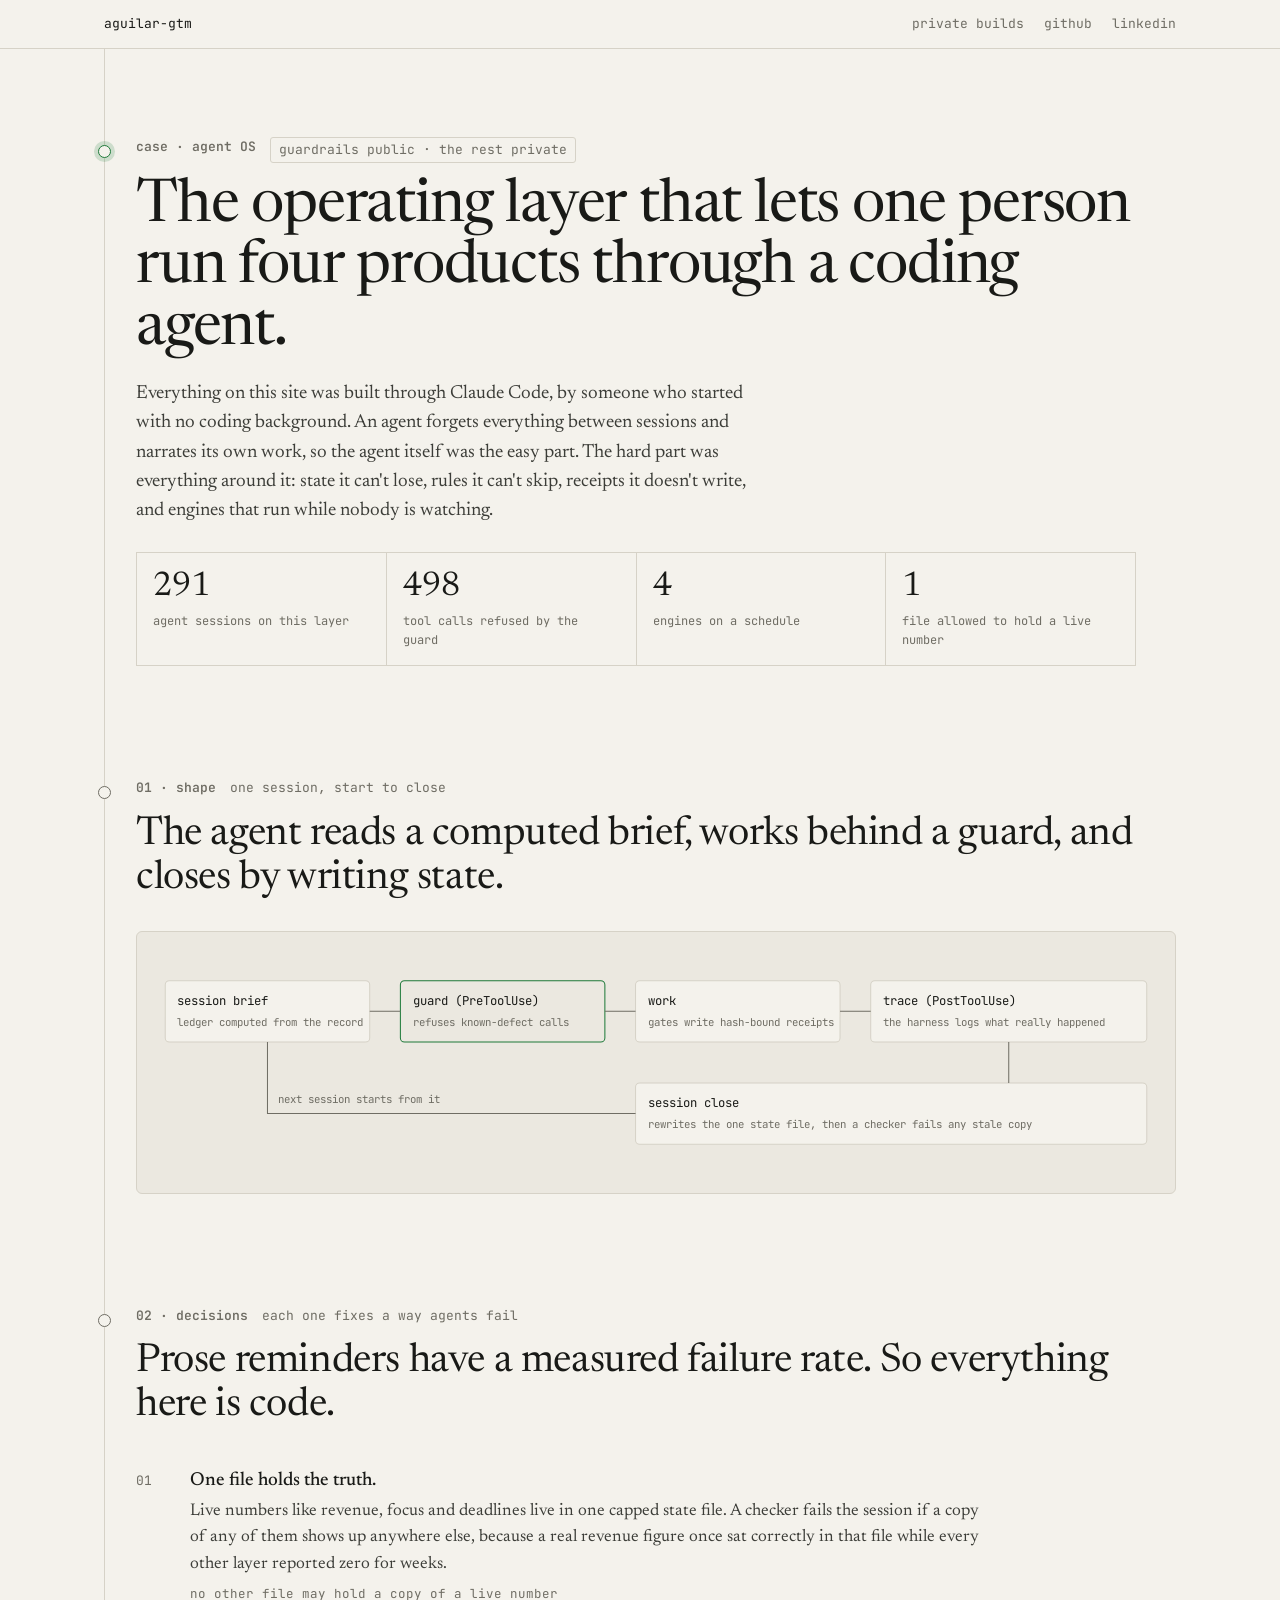
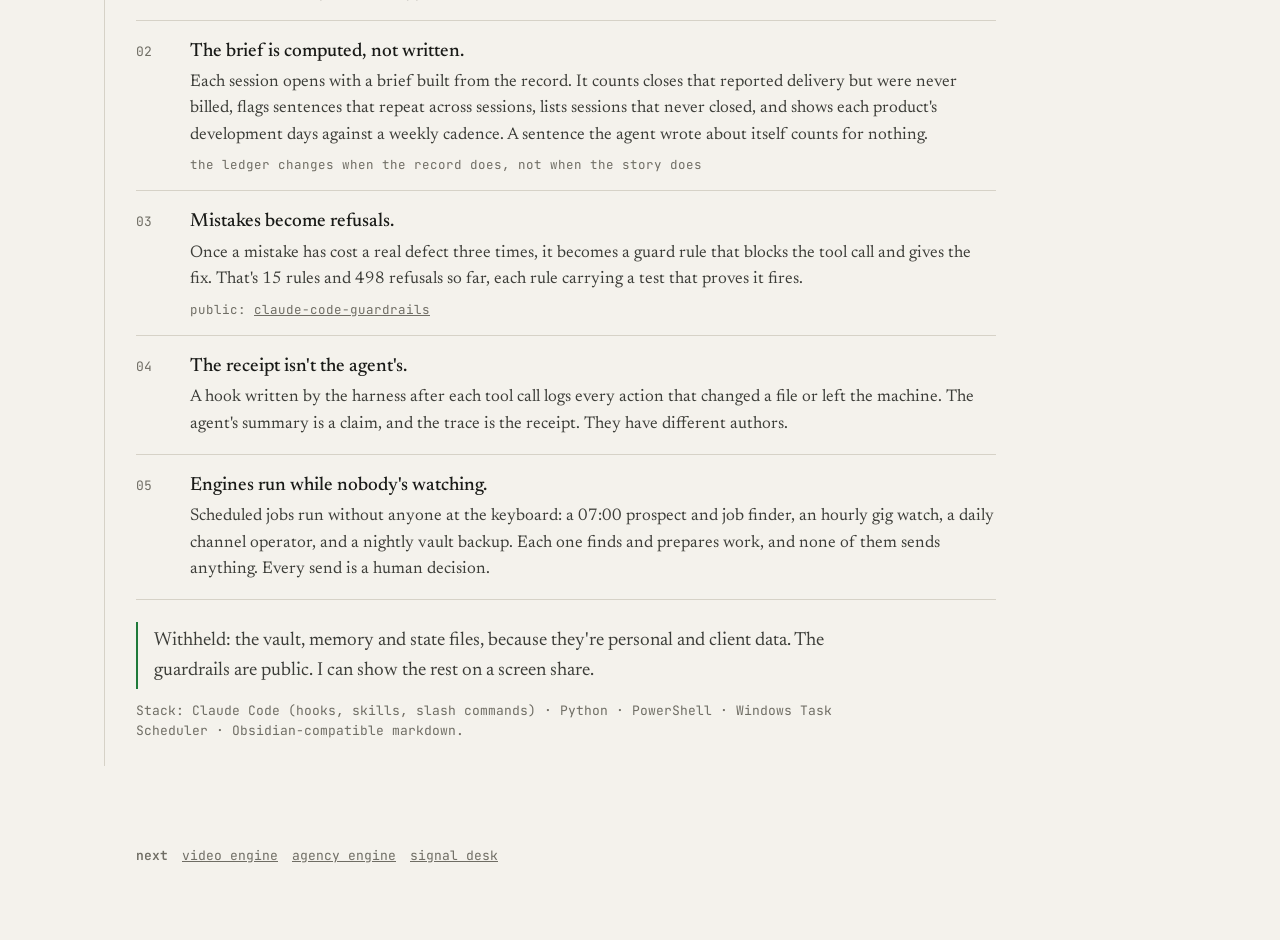
<file: work/agent-os.html>
<!doctype html>
<html lang="en">
<head>
<meta charset="utf-8">
<meta name="viewport" content="width=device-width, initial-scale=1">
<title>Agent OS · Alejandro Aguilar Alarcon</title>
<meta name="description" content="The operating layer around a coding agent: state, memory, guardrails, receipts and scheduled engines. Case study; guardrails public.">
<link rel="preconnect" href="https://fonts.googleapis.com"><link rel="preconnect" href="https://fonts.gstatic.com" crossorigin>
<link href="https://fonts.googleapis.com/css2?family=JetBrains+Mono:wght@400;600&family=Newsreader:opsz,wght@6..72,400;6..72,500&display=swap" rel="stylesheet">
<link rel="stylesheet" href="/style.css">
</head>
<body>
<header class="bar"><div class="wrap mono"><a href="/" style="text-decoration:none">aguilar-gtm</a><nav><a class="hide-s" href="/#private">private builds</a><a href="https://github.com/aguilar-gtm">github</a><a href="https://www.linkedin.com/in/alejandro-aguilar-alarcon-548096277">linkedin</a></nav></div></header>
<main class="case"><div class="spine" aria-hidden="true"></div>

<section class="stage pass"><span class="node"></span><div class="wrap">
  <div class="gateline mono"><b>case · agent OS</b><span class="badge">guardrails public · the rest private</span></div>
  <h1>The operating layer that lets one person run four products through a coding agent.</h1>
  <p class="lede">Everything on this site was built through Claude Code, by someone who started with no coding background. An agent forgets everything between sessions and narrates its own work, so the agent itself was the easy part. The hard part was everything around it: state it can't lose, rules it can't skip, receipts it doesn't write, and engines that run while nobody is watching.</p>
  <div class="nums">
    <div><b>291</b><span>agent sessions on this layer</span></div>
    <div><b>498</b><span>tool calls refused by the guard</span></div>
    <div><b>4</b><span>engines on a schedule</span></div>
    <div><b>1</b><span>file allowed to hold a live number</span></div>
  </div>
</div></section>

<section class="stage"><span class="node"></span><div class="wrap">
  <div class="gateline mono"><b>01 · shape</b><span>one session, start to close</span></div>
  <h2>The agent reads a computed brief, works behind a guard, and closes by writing state.</h2>
  <figure class="fig">
    <svg viewBox="0 0 980 220" role="img" aria-label="Agent OS session loop">
      <rect class="box" x="10" y="30" width="200" height="60" rx="4"/><text class="t" x="22" y="54">session brief</text><text class="d" x="22" y="74">ledger computed from the record</text>
      <rect class="gate" x="240" y="30" width="200" height="60" rx="4"/><text class="t" x="252" y="54">guard (PreToolUse)</text><text class="d" x="252" y="74">refuses known-defect calls</text>
      <rect class="box" x="470" y="30" width="200" height="60" rx="4"/><text class="t" x="482" y="54">work</text><text class="d" x="482" y="74">gates write hash-bound receipts</text>
      <rect class="box" x="700" y="30" width="270" height="60" rx="4"/><text class="t" x="712" y="54">trace (PostToolUse)</text><text class="d" x="712" y="74">the harness logs what really happened</text>
      <path class="ln" d="M210 60 H240 M440 60 H470 M670 60 H700"/>
      <rect class="box" x="470" y="130" width="500" height="60" rx="4"/><text class="t" x="482" y="154">session close</text><text class="d" x="482" y="174">rewrites the one state file, then a checker fails any stale copy</text>
      <path class="ln" d="M835 90 V130 M470 160 H110 V90"/>
      <text class="d" x="120" y="150">next session starts from it</text>
    </svg>
  </figure>
</div></section>

<section class="stage"><span class="node"></span><div class="wrap">
  <div class="gateline mono"><b>02 · decisions</b><span>each one fixes a way agents fail</span></div>
  <h2>Prose reminders have a measured failure rate. So everything here is code.</h2>
  <ol class="mech">
    <li><div><b>One file holds the truth.</b><p>Live numbers like revenue, focus and deadlines live in one capped state file. A checker fails the session if a copy of any of them shows up anywhere else, because a real revenue figure once sat correctly in that file while every other layer reported zero for weeks.</p><span class="why">no other file may hold a copy of a live number</span></div></li>
    <li><div><b>The brief is computed, not written.</b><p>Each session opens with a brief built from the record. It counts closes that reported delivery but were never billed, flags sentences that repeat across sessions, lists sessions that never closed, and shows each product's development days against a weekly cadence. A sentence the agent wrote about itself counts for nothing.</p><span class="why">the ledger changes when the record does, not when the story does</span></div></li>
    <li><div><b>Mistakes become refusals.</b><p>Once a mistake has cost a real defect three times, it becomes a guard rule that blocks the tool call and gives the fix. That's 15 rules and 498 refusals so far, each rule carrying a test that proves it fires.</p><span class="why">public: <a href="https://github.com/aguilar-gtm/claude-code-guardrails">claude-code-guardrails</a></span></div></li>
    <li><div><b>The receipt isn't the agent's.</b><p>A hook written by the harness after each tool call logs every action that changed a file or left the machine. The agent's summary is a claim, and the trace is the receipt. They have different authors.</p></div></li>
    <li><div><b>Engines run while nobody's watching.</b><p>Scheduled jobs run without anyone at the keyboard: a 07:00 prospect and job finder, an hourly gig watch, a daily channel operator, and a nightly vault backup. Each one finds and prepares work, and none of them sends anything. Every send is a human decision.</p></div></li>
  </ol>
  <p class="ask">Withheld: the vault, memory and state files, because they're personal and client data. The guardrails are public. I can show the rest on a screen share.</p>
  <p class="note mono">Stack: Claude Code (hooks, skills, slash commands) · Python · PowerShell · Windows Task Scheduler · Obsidian-compatible markdown.</p>
</div></section>
</main>
<footer><div class="wrap"><div class="gateline mono"><b>next</b><a href="/work/video-engine.html">video engine</a><a href="/work/agency-engine.html">agency engine</a><a href="/work/signal-desk.html">signal desk</a></div></div></footer>
</body>
</html>
</file>
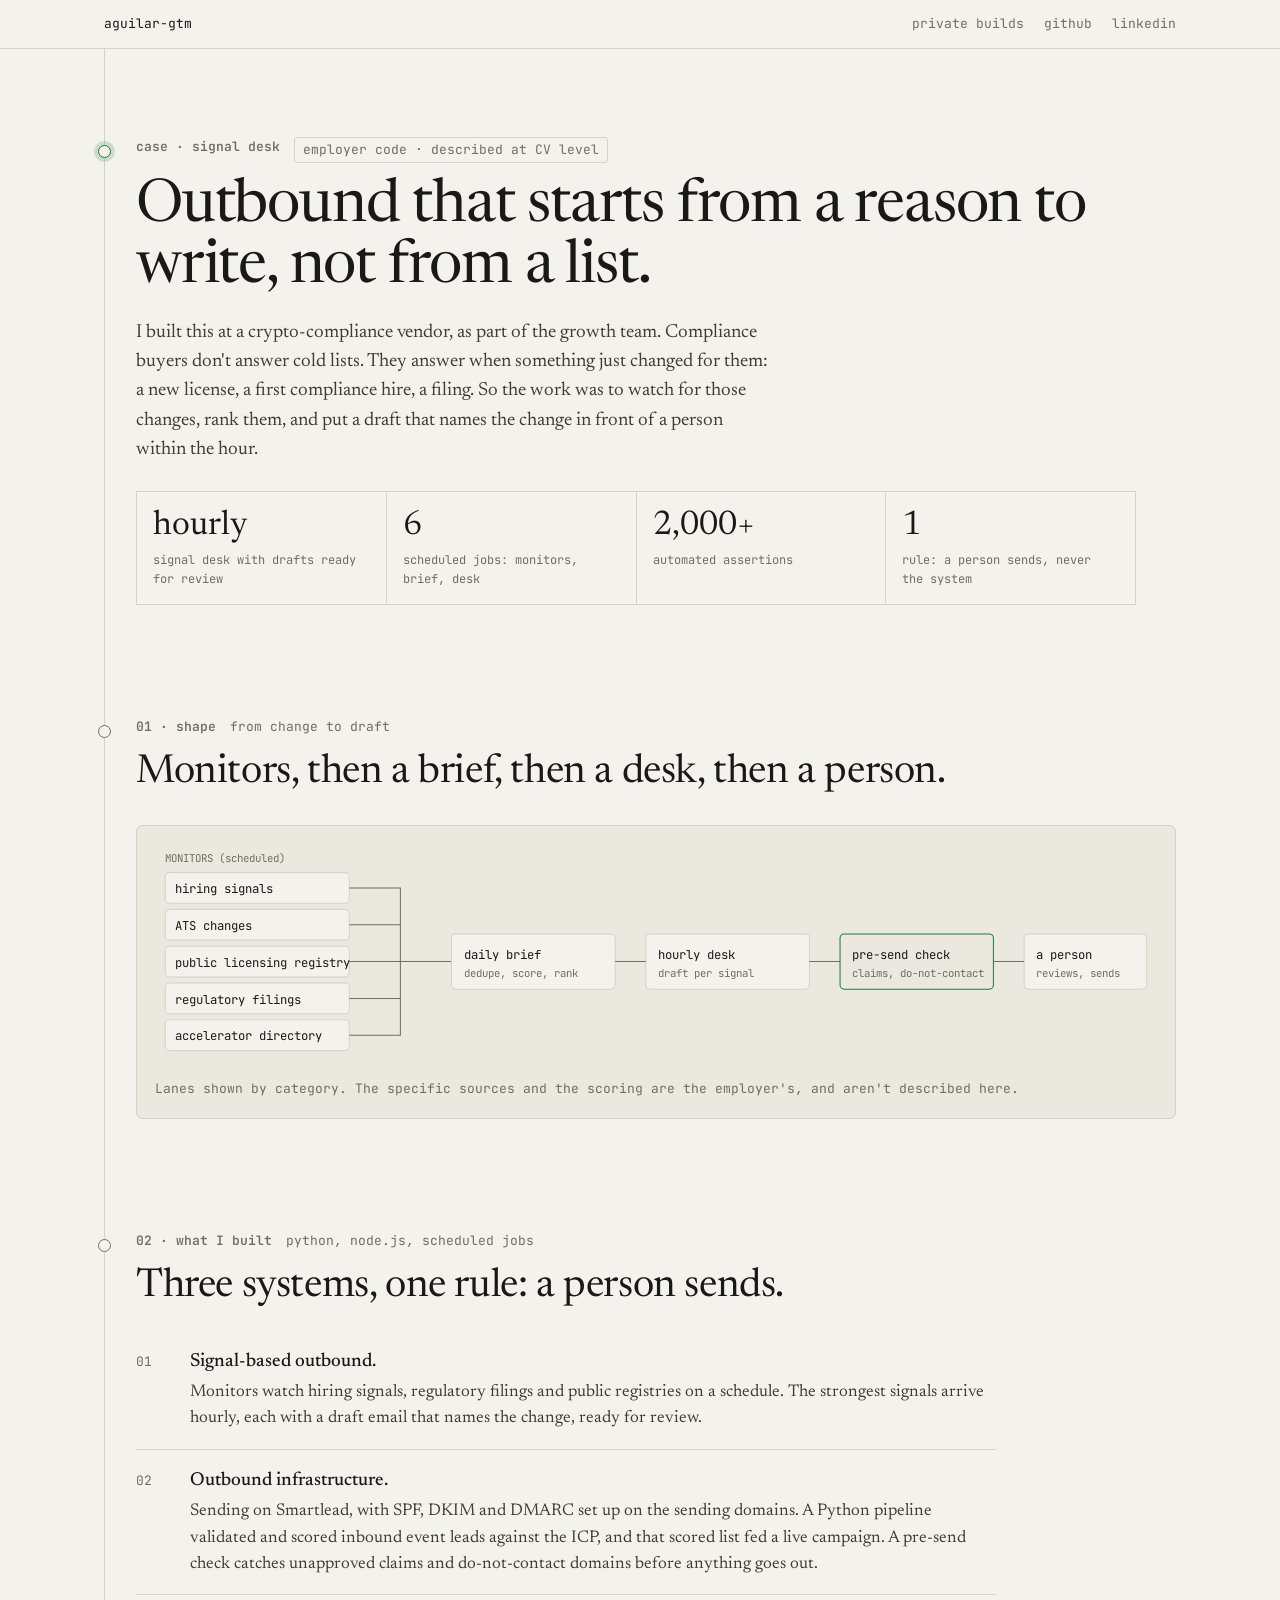
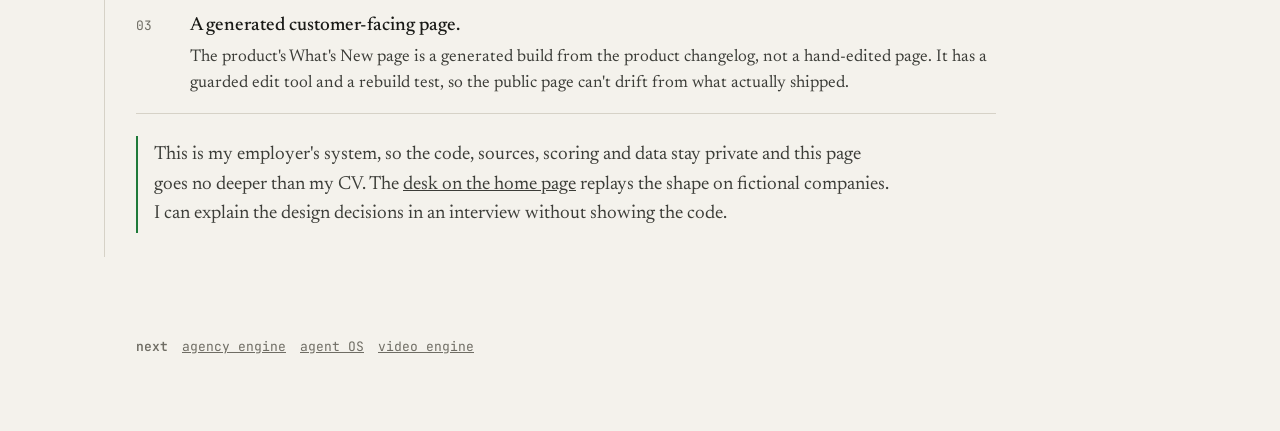
<file: work/signal-desk.html>
<!doctype html>
<html lang="en">
<head>
<meta charset="utf-8">
<meta name="viewport" content="width=device-width, initial-scale=1">
<title>Signal desk · Alejandro Aguilar Alarcon</title>
<meta name="description" content="Signal-based outbound for a crypto-compliance vendor. Case study; employer code, described at CV level.">
<link rel="preconnect" href="https://fonts.googleapis.com"><link rel="preconnect" href="https://fonts.gstatic.com" crossorigin>
<link href="https://fonts.googleapis.com/css2?family=JetBrains+Mono:wght@400;600&family=Newsreader:opsz,wght@6..72,400;6..72,500&display=swap" rel="stylesheet">
<link rel="stylesheet" href="/style.css">
</head>
<body>
<header class="bar"><div class="wrap mono"><a href="/" style="text-decoration:none">aguilar-gtm</a><nav><a class="hide-s" href="/#private">private builds</a><a href="https://github.com/aguilar-gtm">github</a><a href="https://www.linkedin.com/in/alejandro-aguilar-alarcon-548096277">linkedin</a></nav></div></header>
<main class="case"><div class="spine" aria-hidden="true"></div>

<section class="stage pass"><span class="node"></span><div class="wrap">
  <div class="gateline mono"><b>case · signal desk</b><span class="badge">employer code · described at CV level</span></div>
  <h1>Outbound that starts from a reason to write, not from a list.</h1>
  <p class="lede">I built this at a crypto-compliance vendor, as part of the growth team. Compliance buyers don't answer cold lists. They answer when something just changed for them: a new license, a first compliance hire, a filing. So the work was to watch for those changes, rank them, and put a draft that names the change in front of a person within the hour.</p>
  <div class="nums">
    <div><b>hourly</b><span>signal desk with drafts ready for review</span></div>
    <div><b>6</b><span>scheduled jobs: monitors, brief, desk</span></div>
    <div><b>2,000+</b><span>automated assertions</span></div>
    <div><b>1</b><span>rule: a person sends, never the system</span></div>
  </div>
</div></section>

<section class="stage"><span class="node"></span><div class="wrap">
  <div class="gateline mono"><b>01 · shape</b><span>from change to draft</span></div>
  <h2>Monitors, then a brief, then a desk, then a person.</h2>
  <figure class="fig">
    <svg viewBox="0 0 980 220" role="img" aria-label="Signal desk architecture">
      <text class="d" x="10" y="18">MONITORS (scheduled)</text>
      <rect class="box" x="10" y="28" width="180" height="30" rx="4"/><text class="t" x="20" y="48">hiring signals</text>
      <rect class="box" x="10" y="64" width="180" height="30" rx="4"/><text class="t" x="20" y="84">ATS changes</text>
      <rect class="box" x="10" y="100" width="180" height="30" rx="4"/><text class="t" x="20" y="120">public licensing registry</text>
      <rect class="box" x="10" y="136" width="180" height="30" rx="4"/><text class="t" x="20" y="156">regulatory filings</text>
      <rect class="box" x="10" y="172" width="180" height="30" rx="4"/><text class="t" x="20" y="192">accelerator directory</text>
      <path class="ln" d="M190 43 H240 V187 H190 M190 79 H240 M190 115 H240 M190 151 H240 M240 115 H290"/>
      <rect class="box" x="290" y="88" width="160" height="54" rx="4"/><text class="t" x="302" y="112">daily brief</text><text class="d" x="302" y="130">dedupe, score, rank</text>
      <rect class="box" x="480" y="88" width="160" height="54" rx="4"/><text class="t" x="492" y="112">hourly desk</text><text class="d" x="492" y="130">draft per signal</text>
      <rect class="gate" x="670" y="88" width="150" height="54" rx="4"/><text class="t" x="682" y="112">pre-send check</text><text class="d" x="682" y="130">claims, do-not-contact</text>
      <rect class="box" x="850" y="88" width="120" height="54" rx="4"/><text class="t" x="862" y="112">a person</text><text class="d" x="862" y="130">reviews, sends</text>
      <path class="ln" d="M450 115 H480 M640 115 H670 M820 115 H850"/>
    </svg>
    <figcaption class="mono">Lanes shown by category. The specific sources and the scoring are the employer's, and aren't described here.</figcaption>
  </figure>
</div></section>

<section class="stage"><span class="node"></span><div class="wrap">
  <div class="gateline mono"><b>02 · what I built</b><span>python, node.js, scheduled jobs</span></div>
  <h2>Three systems, one rule: a person sends.</h2>
  <ol class="mech">
    <li><div><b>Signal-based outbound.</b><p>Monitors watch hiring signals, regulatory filings and public registries on a schedule. The strongest signals arrive hourly, each with a draft email that names the change, ready for review.</p></div></li>
    <li><div><b>Outbound infrastructure.</b><p>Sending on Smartlead, with SPF, DKIM and DMARC set up on the sending domains. A Python pipeline validated and scored inbound event leads against the ICP, and that scored list fed a live campaign. A pre-send check catches unapproved claims and do-not-contact domains before anything goes out.</p></div></li>
    <li><div><b>A generated customer-facing page.</b><p>The product's What's New page is a generated build from the product changelog, not a hand-edited page. It has a guarded edit tool and a rebuild test, so the public page can't drift from what actually shipped.</p></div></li>
  </ol>
  <p class="ask">This is my employer's system, so the code, sources, scoring and data stay private and this page goes no deeper than my CV. The <a href="/#signals">desk on the home page</a> replays the shape on fictional companies. I can explain the design decisions in an interview without showing the code.</p>
</div></section>
</main>
<footer><div class="wrap"><div class="gateline mono"><b>next</b><a href="/work/agency-engine.html">agency engine</a><a href="/work/agent-os.html">agent OS</a><a href="/work/video-engine.html">video engine</a></div></div></footer>
</body>
</html>
</file>
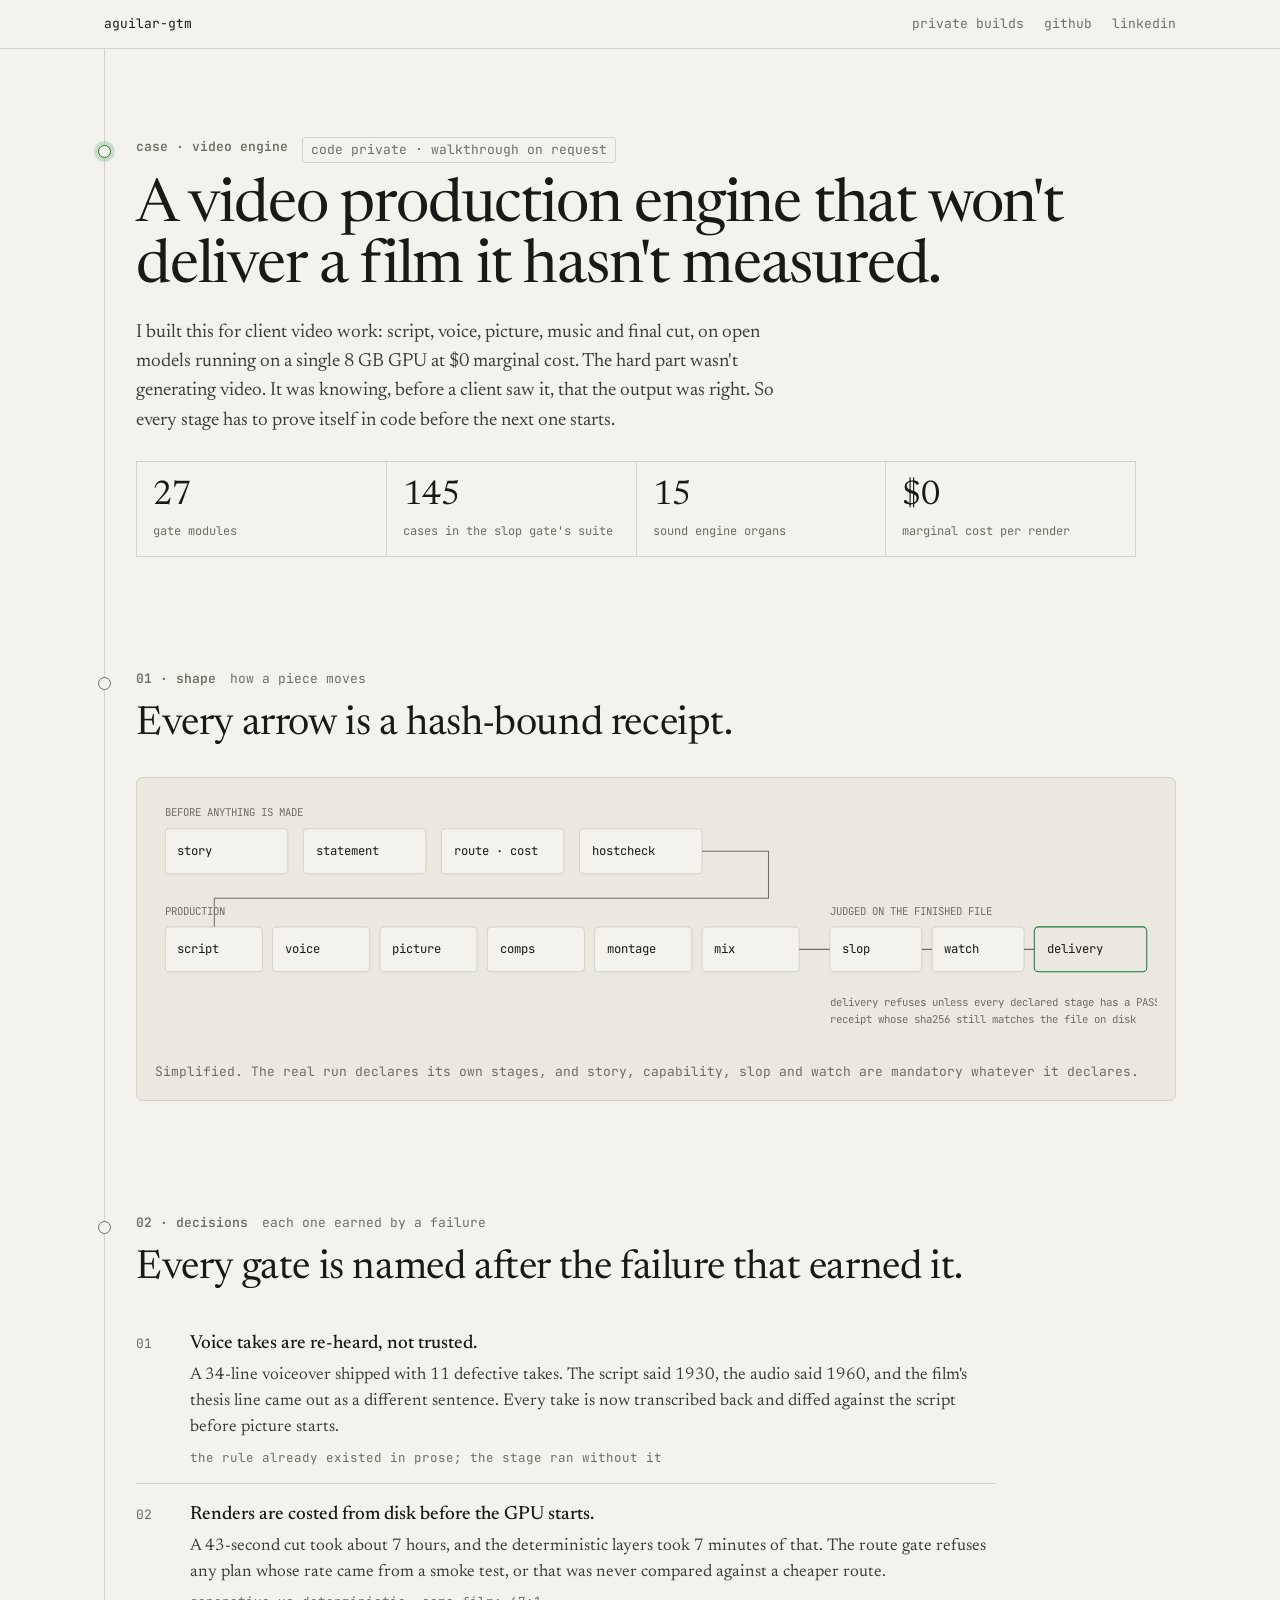
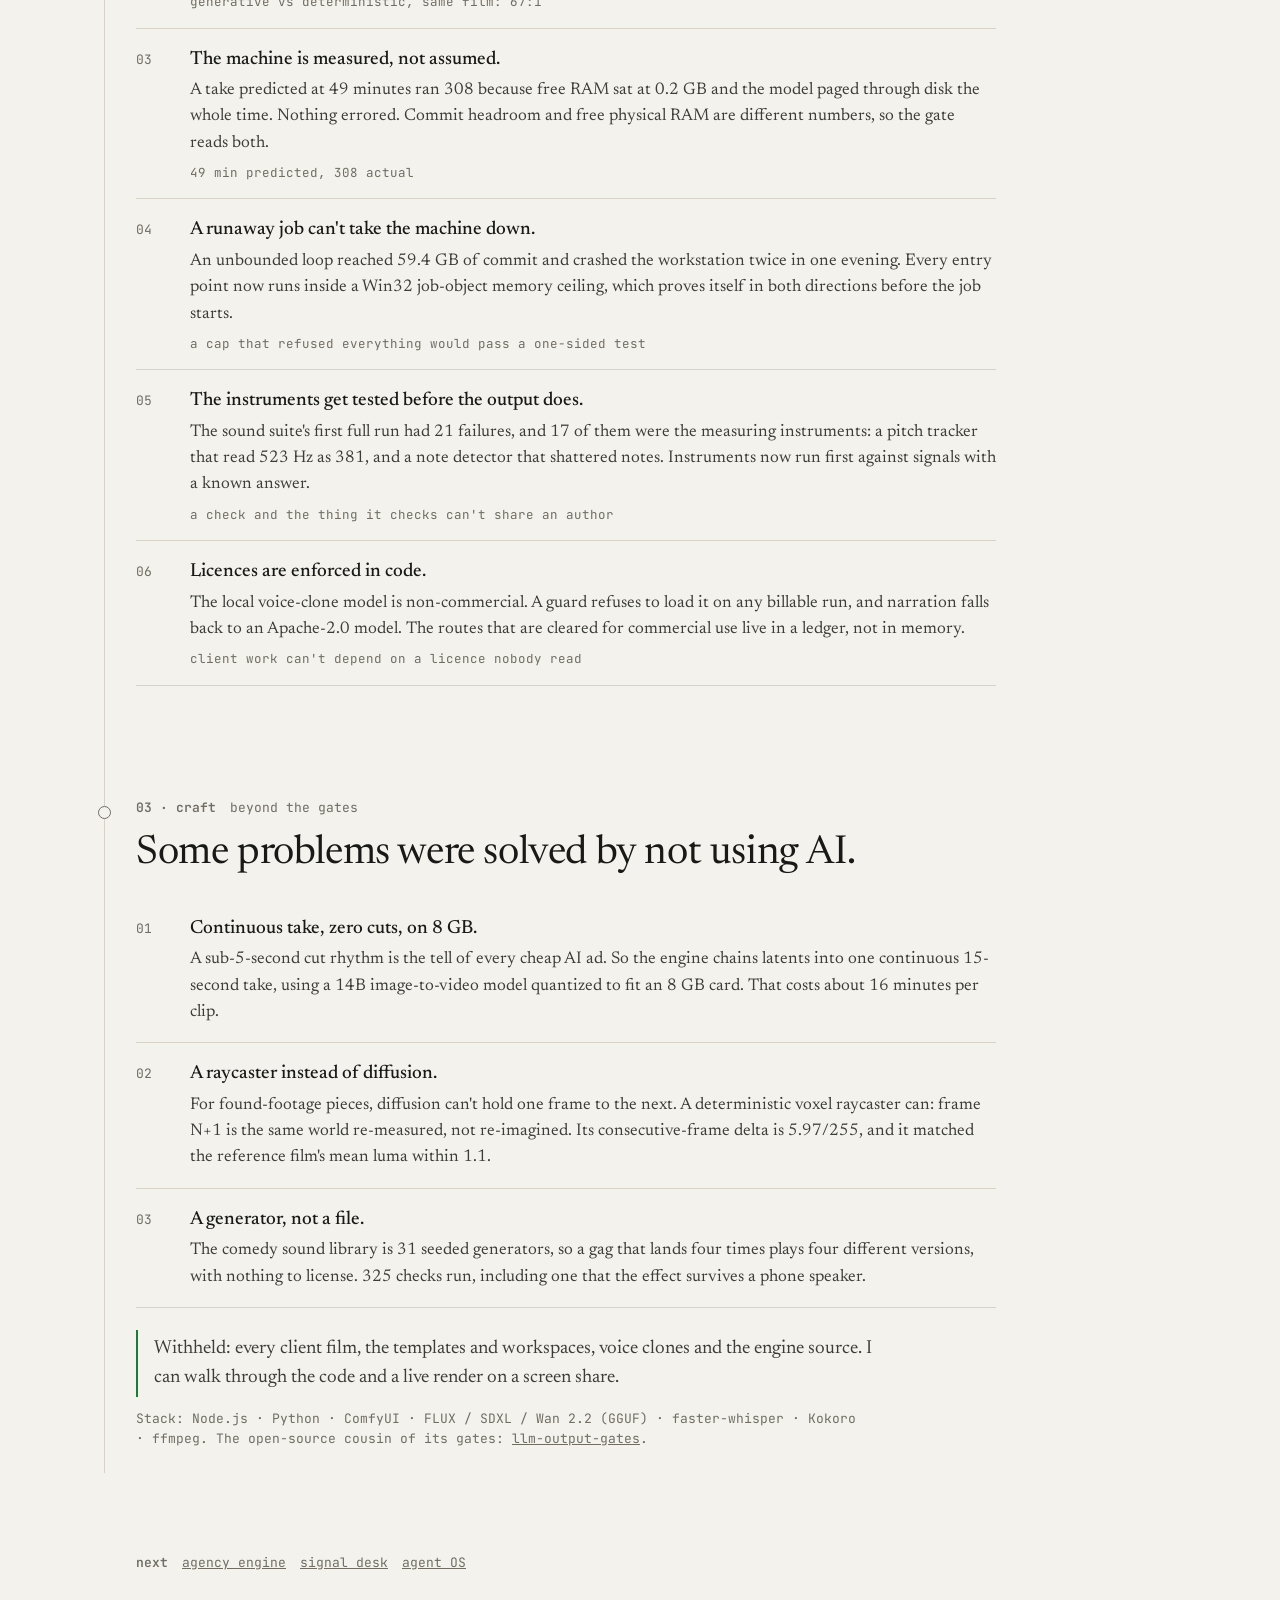
<file: work/video-engine.html>
<!doctype html>
<html lang="en">
<head>
<meta charset="utf-8">
<meta name="viewport" content="width=device-width, initial-scale=1">
<title>Video engine · Alejandro Aguilar Alarcon</title>
<meta name="description" content="A local AI video production engine with 27 quality gates. Case study; code private.">
<link rel="preconnect" href="https://fonts.googleapis.com"><link rel="preconnect" href="https://fonts.gstatic.com" crossorigin>
<link href="https://fonts.googleapis.com/css2?family=JetBrains+Mono:wght@400;600&family=Newsreader:opsz,wght@6..72,400;6..72,500&display=swap" rel="stylesheet">
<link rel="stylesheet" href="/style.css">
</head>
<body>
<header class="bar"><div class="wrap mono"><a href="/" style="text-decoration:none">aguilar-gtm</a><nav><a class="hide-s" href="/#private">private builds</a><a href="https://github.com/aguilar-gtm">github</a><a href="https://www.linkedin.com/in/alejandro-aguilar-alarcon-548096277">linkedin</a></nav></div></header>
<main class="case"><div class="spine" aria-hidden="true"></div>

<section class="stage pass"><span class="node"></span><div class="wrap">
  <div class="gateline mono"><b>case · video engine</b><span class="badge">code private · walkthrough on request</span></div>
  <h1>A video production engine that won't deliver a film it hasn't measured.</h1>
  <p class="lede">I built this for client video work: script, voice, picture, music and final cut, on open models running on a single 8 GB GPU at $0 marginal cost. The hard part wasn't generating video. It was knowing, before a client saw it, that the output was right. So every stage has to prove itself in code before the next one starts.</p>
  <div class="nums">
    <div><b>27</b><span>gate modules</span></div>
    <div><b>145</b><span>cases in the slop gate's suite</span></div>
    <div><b>15</b><span>sound engine organs</span></div>
    <div><b>$0</b><span>marginal cost per render</span></div>
  </div>
</div></section>

<section class="stage"><span class="node"></span><div class="wrap">
  <div class="gateline mono"><b>01 · shape</b><span>how a piece moves</span></div>
  <h2>Every arrow is a hash-bound receipt.</h2>
  <figure class="fig">
    <svg viewBox="0 0 980 250" role="img" aria-label="Pipeline: brief gates, production stages, judgment gates, delivery">
      <text class="d" x="10" y="20">BEFORE ANYTHING IS MADE</text>
      <rect class="box" x="10" y="32" width="120" height="44" rx="4"/><text class="t" x="22" y="58">story</text>
      <rect class="box" x="145" y="32" width="120" height="44" rx="4"/><text class="t" x="157" y="58">statement</text>
      <rect class="box" x="280" y="32" width="120" height="44" rx="4"/><text class="t" x="292" y="58">route · cost</text>
      <rect class="box" x="415" y="32" width="120" height="44" rx="4"/><text class="t" x="427" y="58">hostcheck</text>
      <text class="d" x="10" y="116">PRODUCTION</text>
      <rect class="box" x="10" y="128" width="95" height="44" rx="4"/><text class="t" x="22" y="154">script</text>
      <rect class="box" x="115" y="128" width="95" height="44" rx="4"/><text class="t" x="127" y="154">voice</text>
      <rect class="box" x="220" y="128" width="95" height="44" rx="4"/><text class="t" x="232" y="154">picture</text>
      <rect class="box" x="325" y="128" width="95" height="44" rx="4"/><text class="t" x="337" y="154">comps</text>
      <rect class="box" x="430" y="128" width="95" height="44" rx="4"/><text class="t" x="442" y="154">montage</text>
      <rect class="box" x="535" y="128" width="95" height="44" rx="4"/><text class="t" x="547" y="154">mix</text>
      <text class="d" x="660" y="116">JUDGED ON THE FINISHED FILE</text>
      <rect class="box" x="660" y="128" width="90" height="44" rx="4"/><text class="t" x="672" y="154">slop</text>
      <rect class="box" x="760" y="128" width="90" height="44" rx="4"/><text class="t" x="772" y="154">watch</text>
      <rect class="gate" x="860" y="128" width="110" height="44" rx="4"/><text class="t" x="872" y="154">delivery</text>
      <path class="ln" d="M535 54 H600 V100 H58 V128"/>
      <path class="ln" d="M630 150 H660 M750 150 H760 M850 150 H860"/>
      <text class="d" x="660" y="205">delivery refuses unless every declared stage has a PASS</text>
      <text class="d" x="660" y="222">receipt whose sha256 still matches the file on disk</text>
    </svg>
    <figcaption class="mono">Simplified. The real run declares its own stages, and story, capability, slop and watch are mandatory whatever it declares.</figcaption>
  </figure>
</div></section>

<section class="stage"><span class="node"></span><div class="wrap">
  <div class="gateline mono"><b>02 · decisions</b><span>each one earned by a failure</span></div>
  <h2>Every gate is named after the failure that earned it.</h2>
  <ol class="mech">
    <li><div><b>Voice takes are re-heard, not trusted.</b><p>A 34-line voiceover shipped with 11 defective takes. The script said 1930, the audio said 1960, and the film's thesis line came out as a different sentence. Every take is now transcribed back and diffed against the script before picture starts.</p><span class="why">the rule already existed in prose; the stage ran without it</span></div></li>
    <li><div><b>Renders are costed from disk before the GPU starts.</b><p>A 43-second cut took about 7 hours, and the deterministic layers took 7 minutes of that. The route gate refuses any plan whose rate came from a smoke test, or that was never compared against a cheaper route.</p><span class="why">generative vs deterministic, same film: 67:1</span></div></li>
    <li><div><b>The machine is measured, not assumed.</b><p>A take predicted at 49 minutes ran 308 because free RAM sat at 0.2 GB and the model paged through disk the whole time. Nothing errored. Commit headroom and free physical RAM are different numbers, so the gate reads both.</p><span class="why">49 min predicted, 308 actual</span></div></li>
    <li><div><b>A runaway job can't take the machine down.</b><p>An unbounded loop reached 59.4 GB of commit and crashed the workstation twice in one evening. Every entry point now runs inside a Win32 job-object memory ceiling, which proves itself in both directions before the job starts.</p><span class="why">a cap that refused everything would pass a one-sided test</span></div></li>
    <li><div><b>The instruments get tested before the output does.</b><p>The sound suite's first full run had 21 failures, and 17 of them were the measuring instruments: a pitch tracker that read 523 Hz as 381, and a note detector that shattered notes. Instruments now run first against signals with a known answer.</p><span class="why">a check and the thing it checks can't share an author</span></div></li>
    <li><div><b>Licences are enforced in code.</b><p>The local voice-clone model is non-commercial. A guard refuses to load it on any billable run, and narration falls back to an Apache-2.0 model. The routes that are cleared for commercial use live in a ledger, not in memory.</p><span class="why">client work can't depend on a licence nobody read</span></div></li>
  </ol>
</div></section>

<section class="stage"><span class="node"></span><div class="wrap">
  <div class="gateline mono"><b>03 · craft</b><span>beyond the gates</span></div>
  <h2>Some problems were solved by not using AI.</h2>
  <ol class="mech">
    <li><div><b>Continuous take, zero cuts, on 8 GB.</b><p>A sub-5-second cut rhythm is the tell of every cheap AI ad. So the engine chains latents into one continuous 15-second take, using a 14B image-to-video model quantized to fit an 8 GB card. That costs about 16 minutes per clip.</p></div></li>
    <li><div><b>A raycaster instead of diffusion.</b><p>For found-footage pieces, diffusion can't hold one frame to the next. A deterministic voxel raycaster can: frame N+1 is the same world re-measured, not re-imagined. Its consecutive-frame delta is 5.97/255, and it matched the reference film's mean luma within 1.1.</p></div></li>
    <li><div><b>A generator, not a file.</b><p>The comedy sound library is 31 seeded generators, so a gag that lands four times plays four different versions, with nothing to license. 325 checks run, including one that the effect survives a phone speaker.</p></div></li>
  </ol>
  <p class="ask">Withheld: every client film, the templates and workspaces, voice clones and the engine source. I can walk through the code and a live render on a screen share.</p>
  <p class="note mono">Stack: Node.js · Python · ComfyUI · FLUX / SDXL / Wan 2.2 (GGUF) · faster-whisper · Kokoro · ffmpeg. The open-source cousin of its gates: <a href="https://github.com/aguilar-gtm/llm-output-gates">llm-output-gates</a>.</p>
</div></section>
</main>
<footer><div class="wrap"><div class="gateline mono"><b>next</b><a href="/work/agency-engine.html">agency engine</a><a href="/work/signal-desk.html">signal desk</a><a href="/work/agent-os.html">agent OS</a></div></div></footer>
</body>
</html>
</file>
<file: style.css>
:root{
  --ink:#0d0e0c; --panel:#141512; --line:#262823; --dim:#8a8b82; --text:#e9e7df; --soft:#bdbbb2;
  --pass:#7bd88f; --block:#e8b04a; --fail:#ef6f5e; --focus:#e9e7df;
  --serif:"Newsreader",Georgia,serif; --mono:"JetBrains Mono",ui-monospace,Consolas,monospace;
}
@media (prefers-color-scheme: light){
  :root:not([data-theme="dark"]){
    --ink:#f4f2ec; --panel:#ebe8e0; --line:#d6d2c7; --dim:#6f6d64; --text:#191a17; --soft:#3c3d38;
    --pass:#1f7a3a; --block:#9a6400; --fail:#b8321f; --focus:#191a17;
  }
}
*{box-sizing:border-box;margin:0;padding:0}
html{scroll-behavior:smooth}
body{background:var(--ink);color:var(--text);font-family:var(--serif);font-size:19px;line-height:1.55;-webkit-font-smoothing:antialiased}
a{color:inherit}
.mono{font-family:var(--mono);font-size:13px;letter-spacing:0}
.wrap{max-width:1120px;margin:0 auto;padding:0 24px}
header.bar{position:sticky;top:0;z-index:5;background:color-mix(in srgb,var(--ink) 88%,transparent);backdrop-filter:blur(8px);border-bottom:1px solid var(--line)}
header.bar .wrap{display:flex;justify-content:space-between;align-items:center;height:48px}
header.bar nav a{margin-left:20px;text-decoration:none;color:var(--dim)}
header.bar nav a:hover{color:var(--text)}

/* the spine: the page is a pipeline run */
main{position:relative}
.spine{position:absolute;left:max(24px,calc(50% - 536px));top:0;bottom:0;width:1px;background:var(--line)}
.stage{position:relative;padding:88px 0 24px 0}
.stage .wrap{padding-left:56px}
.node{position:absolute;left:max(18px,calc(50% - 542px));top:96px;width:13px;height:13px;border-radius:50%;background:var(--ink);border:1px solid var(--dim)}
.stage.pass .node{border-color:var(--pass);box-shadow:0 0 0 4px color-mix(in srgb,var(--pass) 18%,transparent)}
.gateline{color:var(--dim);margin-bottom:14px;display:flex;gap:14px;flex-wrap:wrap}
.gateline b{font-weight:600}
.v-pass{color:var(--pass)} .v-block{color:var(--block)} .v-fail{color:var(--fail)}
h1{font-weight:400;font-size:clamp(40px,6.4vw,76px);line-height:1.02;letter-spacing:-.02em}
h2{font-weight:400;font-size:clamp(28px,3.6vw,40px);line-height:1.1;letter-spacing:-.01em;margin-bottom:12px}
.lede{color:var(--soft);max-width:640px;margin-top:18px}
.note{color:var(--dim);margin-top:12px;max-width:720px}

/* desk */
.desk{margin-top:44px;border:1px solid var(--line);background:var(--panel);border-radius:6px;overflow:hidden}
.desk-head{display:flex;justify-content:space-between;padding:10px 14px;border-bottom:1px solid var(--line);color:var(--dim)}
.live::before{content:"";display:inline-block;width:7px;height:7px;border-radius:50%;background:var(--pass);margin-right:8px;animation:pulse 1.6s infinite}
@keyframes pulse{50%{opacity:.25}}
.rows{height:308px;overflow:hidden;position:relative}
.row{display:grid;grid-template-columns:62px 92px 1fr 220px;gap:12px;align-items:center;padding:10px 14px;border-bottom:1px solid var(--line);cursor:pointer;animation:enter .45s ease-out}
.row:hover,.row.sel{background:color-mix(in srgb,var(--text) 5%,transparent)}
@keyframes enter{from{opacity:0;transform:translateY(-12px)}}
.row .co{font-family:var(--serif);font-size:17px;white-space:nowrap;overflow:hidden;text-overflow:ellipsis}
.row .co small{color:var(--dim);font-family:var(--mono);font-size:12px;margin-left:8px}
.chips{display:flex;gap:6px;justify-content:flex-end}
.chip{border:1px solid var(--line);border-radius:3px;padding:1px 6px;font-family:var(--mono);font-size:11.5px;color:var(--dim)}
.chip.p{color:var(--pass);border-color:color-mix(in srgb,var(--pass) 45%,transparent)}
.chip.b{color:var(--block);border-color:color-mix(in srgb,var(--block) 55%,transparent)}
.chip.f{color:var(--fail);border-color:color-mix(in srgb,var(--fail) 55%,transparent)}
.draft{border-top:1px solid var(--line);padding:18px;display:grid;grid-template-columns:1fr 1fr;gap:24px;min-height:200px}
.draft pre{white-space:pre-wrap;font-family:var(--serif);font-size:16.5px;line-height:1.5;color:var(--text)}
.why dt{color:var(--dim);font-family:var(--mono);font-size:12px;margin-top:10px}
.why dd{font-size:16px}

/* funnel */
.funnel{margin-top:30px;display:grid;gap:8px;max-width:860px}
.f-row{display:grid;grid-template-columns:260px 1fr 72px;gap:14px;align-items:center}
.f-bar{height:14px;background:var(--line);border-radius:2px;overflow:hidden}
.f-bar i{display:block;height:100%;width:0;background:var(--soft);transition:width 1.1s cubic-bezier(.2,.7,.2,1)}
.f-row.last .f-bar i{background:var(--pass)}
.f-row .n{text-align:right;font-variant-numeric:tabular-nums}

/* console */
.console{margin-top:30px;border:1px solid var(--line);border-radius:6px;background:var(--panel);display:grid;grid-template-columns:300px 1fr;min-height:470px;overflow:hidden}
.acc{border-right:1px solid var(--line)}
.acc button{display:block;width:100%;text-align:left;background:none;border:0;border-bottom:1px solid var(--line);padding:12px 14px;color:var(--text);font:inherit;font-size:16px;cursor:pointer}
.acc button small{display:block;color:var(--dim);font-family:var(--mono);font-size:11.5px;margin-top:2px}
.acc button.on{background:color-mix(in srgb,var(--text) 6%,transparent);box-shadow:inset 2px 0 0 var(--focus)}
.work{padding:18px 20px;display:flex;flex-direction:column;gap:14px}
.kv{display:grid;grid-template-columns:120px 1fr;gap:4px 14px}
.kv span:nth-child(odd){color:var(--dim);font-family:var(--mono);font-size:12px;padding-top:3px}
textarea{width:100%;min-height:220px;background:var(--ink);color:var(--text);border:1px solid var(--line);border-radius:4px;padding:12px;font:inherit;font-size:16px;line-height:1.5;resize:vertical}
textarea:focus{outline:1px solid var(--focus)}
.btns{display:flex;gap:10px;flex-wrap:wrap}
.btn{background:none;border:1px solid var(--line);color:var(--text);padding:7px 12px;border-radius:4px;font-family:var(--mono);font-size:12.5px;cursor:pointer}
.btn:hover{border-color:var(--dim)}
.btn.primary{border-color:var(--focus)}
.verdict{font-family:var(--mono);font-size:12.5px;line-height:1.7;min-height:64px;border-left:2px solid var(--line);padding-left:12px}

/* guard table + engine list */
table{border-collapse:collapse;width:100%;max-width:860px;margin-top:26px}
td{padding:9px 0;border-bottom:1px solid var(--line);vertical-align:top}
td.n{font-family:var(--mono);text-align:right;padding-right:22px;width:80px;font-variant-numeric:tabular-nums}
td .mono{color:var(--dim)}
.ledger{margin-top:26px;display:grid;grid-template-columns:1fr 1fr;gap:0 40px;max-width:980px}
.ledger div{padding:14px 0;border-bottom:1px solid var(--line)}
.ledger b{font-family:var(--mono);font-size:13px;font-weight:600;display:block;margin-bottom:4px}
.ledger p{font-size:16.5px;color:var(--soft)}
.repos{margin-top:26px;display:grid;grid-template-columns:repeat(3,1fr);gap:1px;background:var(--line);border:1px solid var(--line);max-width:1000px}
.repos a{background:var(--ink);padding:18px;text-decoration:none;display:block}
.repos a:hover{background:var(--panel)}
.repos b{font-family:var(--mono);font-size:13.5px;font-weight:600}
.repos p{font-size:16px;color:var(--soft);margin-top:6px}
footer{padding:80px 0 60px}
footer .wrap{padding-left:56px}
.withheld{display:inline-block;margin-top:10px;color:var(--dim)}


table.fit td{font-size:17px;padding:11px 18px 11px 0}
table.fit td:first-child{width:46%}
table.fit td:last-child{font-family:var(--mono);font-size:13px;color:var(--soft)}
/* ---------- case studies ---------- */
.badge{display:inline-block;border:1px solid var(--line);border-radius:3px;padding:2px 8px;color:var(--dim)}
.case h1{font-size:clamp(36px,5vw,60px)}
.case h3{font-weight:400;font-size:24px;margin:0 0 8px}
.fig{margin-top:30px;border:1px solid var(--line);border-radius:6px;background:var(--panel);padding:18px;overflow-x:auto}
.fig svg{display:block;width:100%;min-width:640px;height:auto;font-family:var(--mono)}
.fig svg .box{fill:var(--ink);stroke:var(--line)}
.fig svg .gate{fill:none;stroke:var(--pass)}
.fig svg .t{fill:var(--text);font-size:12px}
.fig svg .d{fill:var(--dim);font-size:10.5px}
.fig svg .ln{stroke:var(--dim);fill:none}
.fig figcaption{color:var(--dim);margin-top:10px}
.nums{margin-top:26px;display:grid;grid-template-columns:repeat(4,1fr);gap:1px;background:var(--line);border:1px solid var(--line);max-width:1000px}
.nums div{background:var(--ink);padding:16px}
.nums b{display:block;font-family:var(--serif);font-weight:400;font-size:34px;line-height:1.1}
.nums span{display:block;color:var(--dim);font-family:var(--mono);font-size:12px;margin-top:6px}
.mech{margin-top:22px;max-width:860px;counter-reset:m}
.mech li{list-style:none;padding:16px 0;border-bottom:1px solid var(--line);counter-increment:m;display:grid;grid-template-columns:44px 1fr;gap:0 10px}
.mech li::before{content:counter(m,decimal-leading-zero);font-family:var(--mono);font-size:13px;color:var(--dim);padding-top:5px}
.mech b{font-weight:500}
.mech p{color:var(--soft);font-size:17px;margin-top:4px}
.mech .why{display:block;font-family:var(--mono);font-size:12.5px;color:var(--dim);margin-top:6px}
.cases{margin-top:26px;display:grid;grid-template-columns:repeat(2,1fr);gap:1px;background:var(--line);border:1px solid var(--line);max-width:1000px}
.cases a{background:var(--ink);padding:22px;text-decoration:none;display:block}
.cases a:hover{background:var(--panel)}
.cases b{font-family:var(--serif);font-weight:400;font-size:24px;display:block}
.cases p{font-size:16px;color:var(--soft);margin-top:6px}
.cases .mono{color:var(--dim);display:block;margin-top:10px}
.ask{margin-top:22px;max-width:760px;border-left:2px solid var(--pass);padding:4px 0 4px 16px;color:var(--soft)}
@media (max-width:820px){table.fit td{display:block;width:auto!important;padding:4px 0}table.fit td:first-child{padding-top:12px;border-bottom:0}.nums{grid-template-columns:repeat(2,1fr)}.cases{grid-template-columns:1fr}.mech li{grid-template-columns:34px 1fr}}

@media (max-width:820px){
  body{font-size:17.5px}
  .spine,.node{left:16px}
  .wrap{padding:0 16px}
  .stage .wrap,footer .wrap{padding-left:40px}
  .row{grid-template-columns:52px 1fr;gap:4px 10px}
  .row .src{display:none}
  .chips{grid-column:2;justify-content:flex-start}
  .rows{height:380px}
  .draft{grid-template-columns:1fr}
  .f-row{grid-template-columns:1fr 64px}
  .f-row .f-bar{grid-column:1/-1;order:3}
  .console{grid-template-columns:1fr}
  .acc{border-right:0;border-bottom:1px solid var(--line);display:flex;overflow-x:auto}
  .acc button{min-width:220px;border-bottom:0;border-right:1px solid var(--line)}
  .ledger,.repos{grid-template-columns:1fr}
  header.bar nav a{margin-left:14px}
  .hide-s{display:none}
  h1{font-size:40px}
}
@media (prefers-reduced-motion:reduce){*{animation:none!important;transition:none!important}}
</file>
